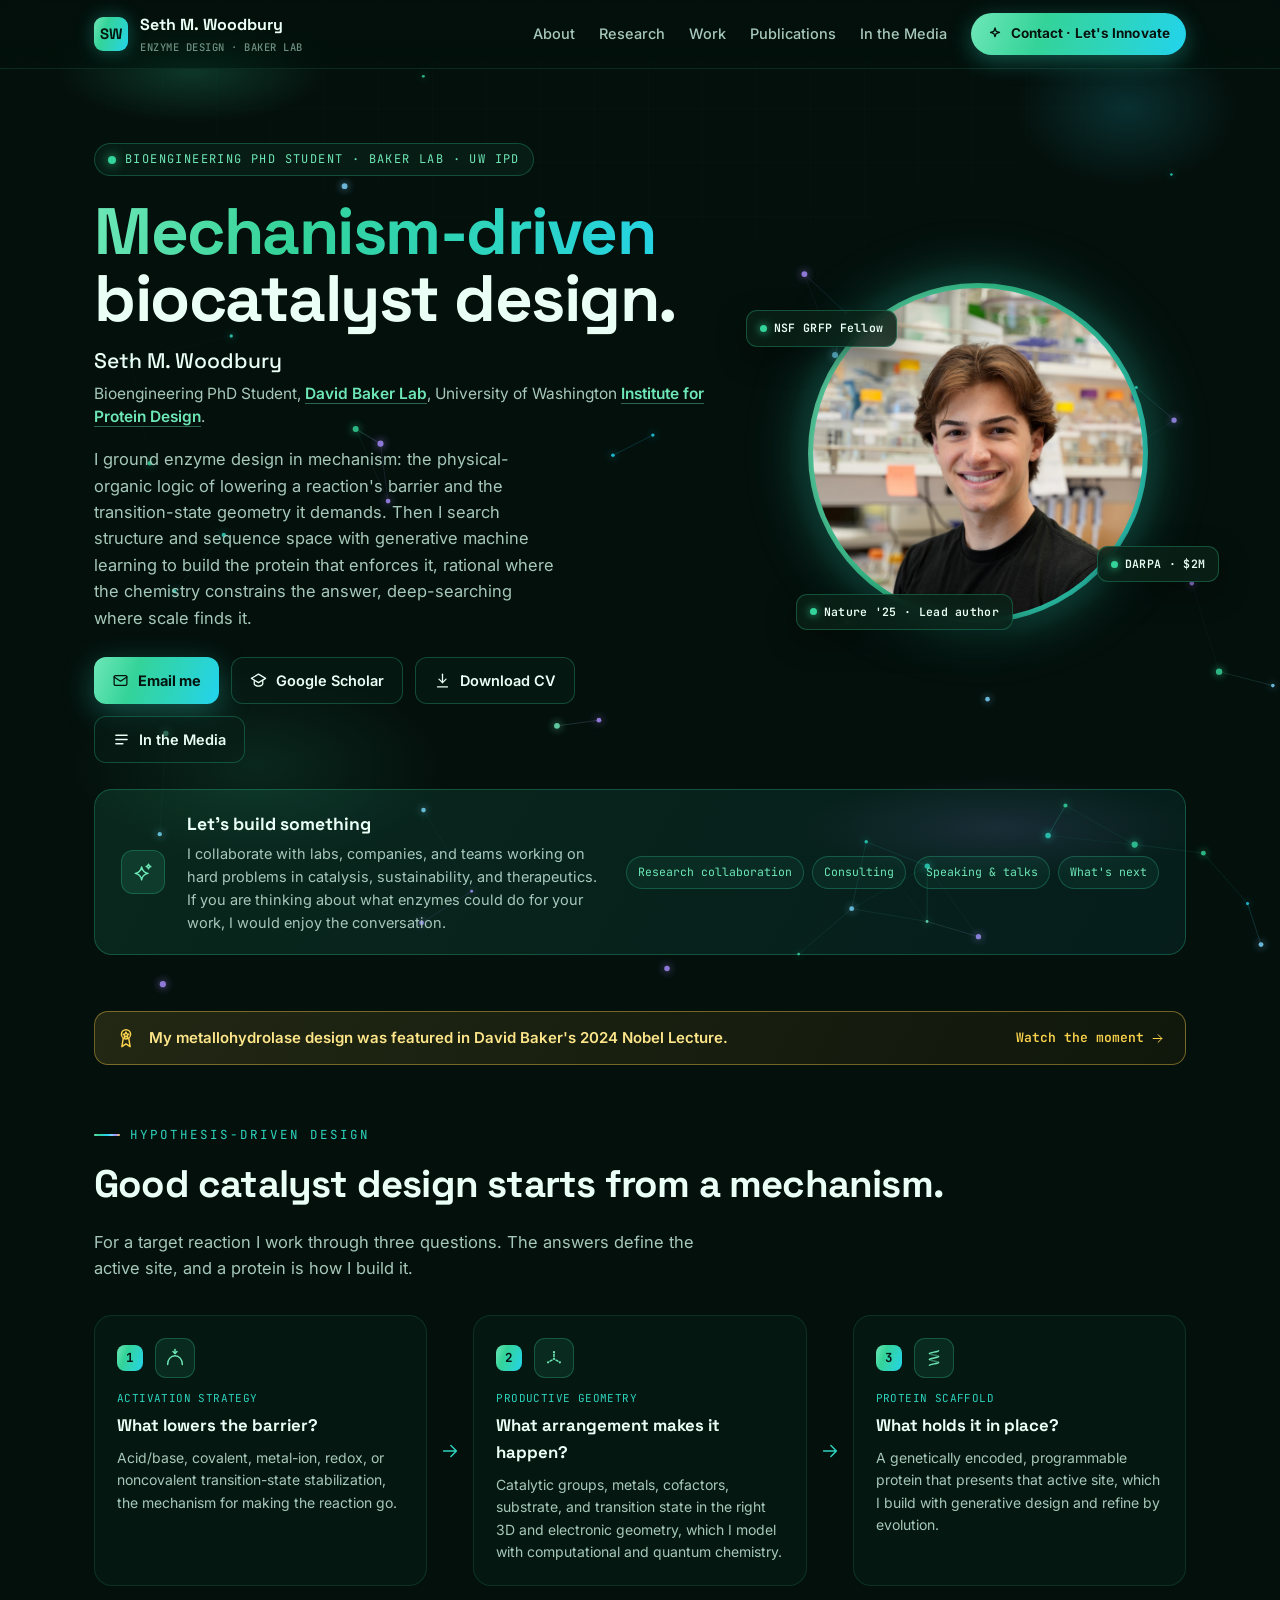
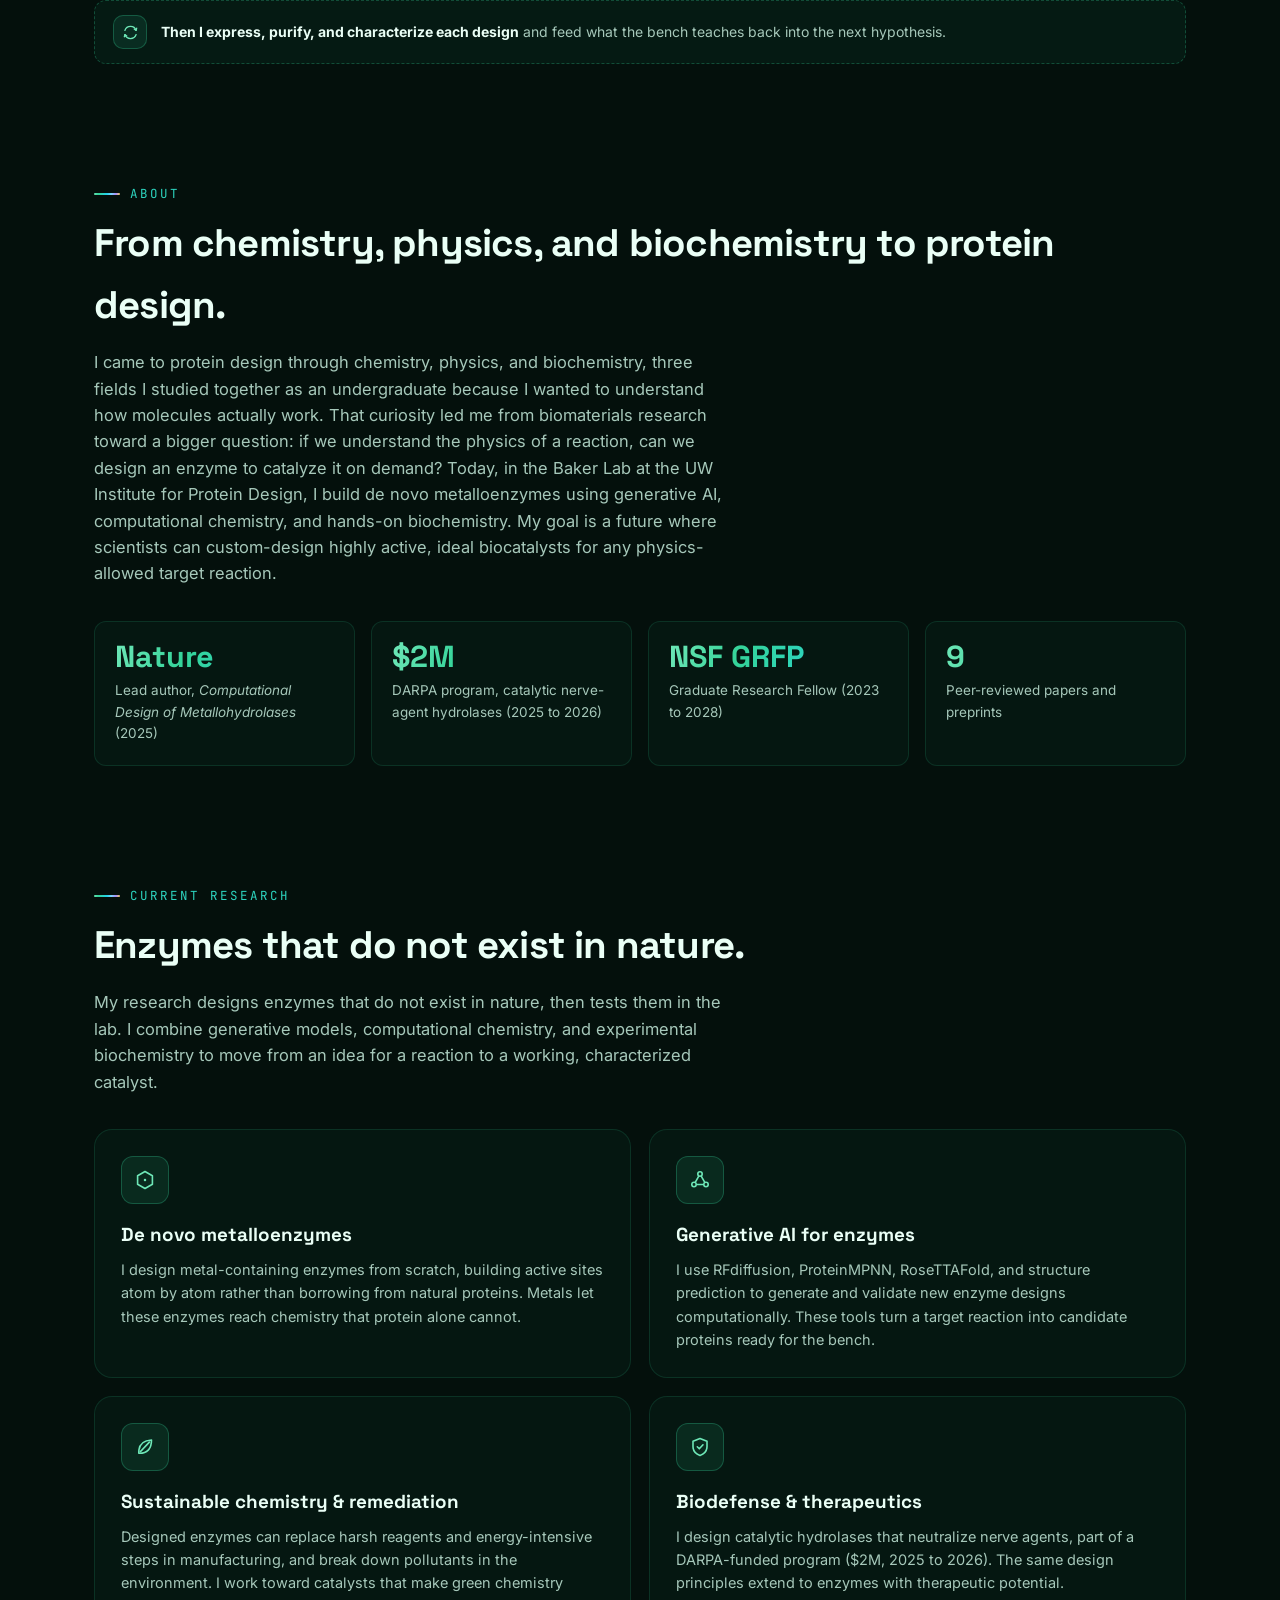
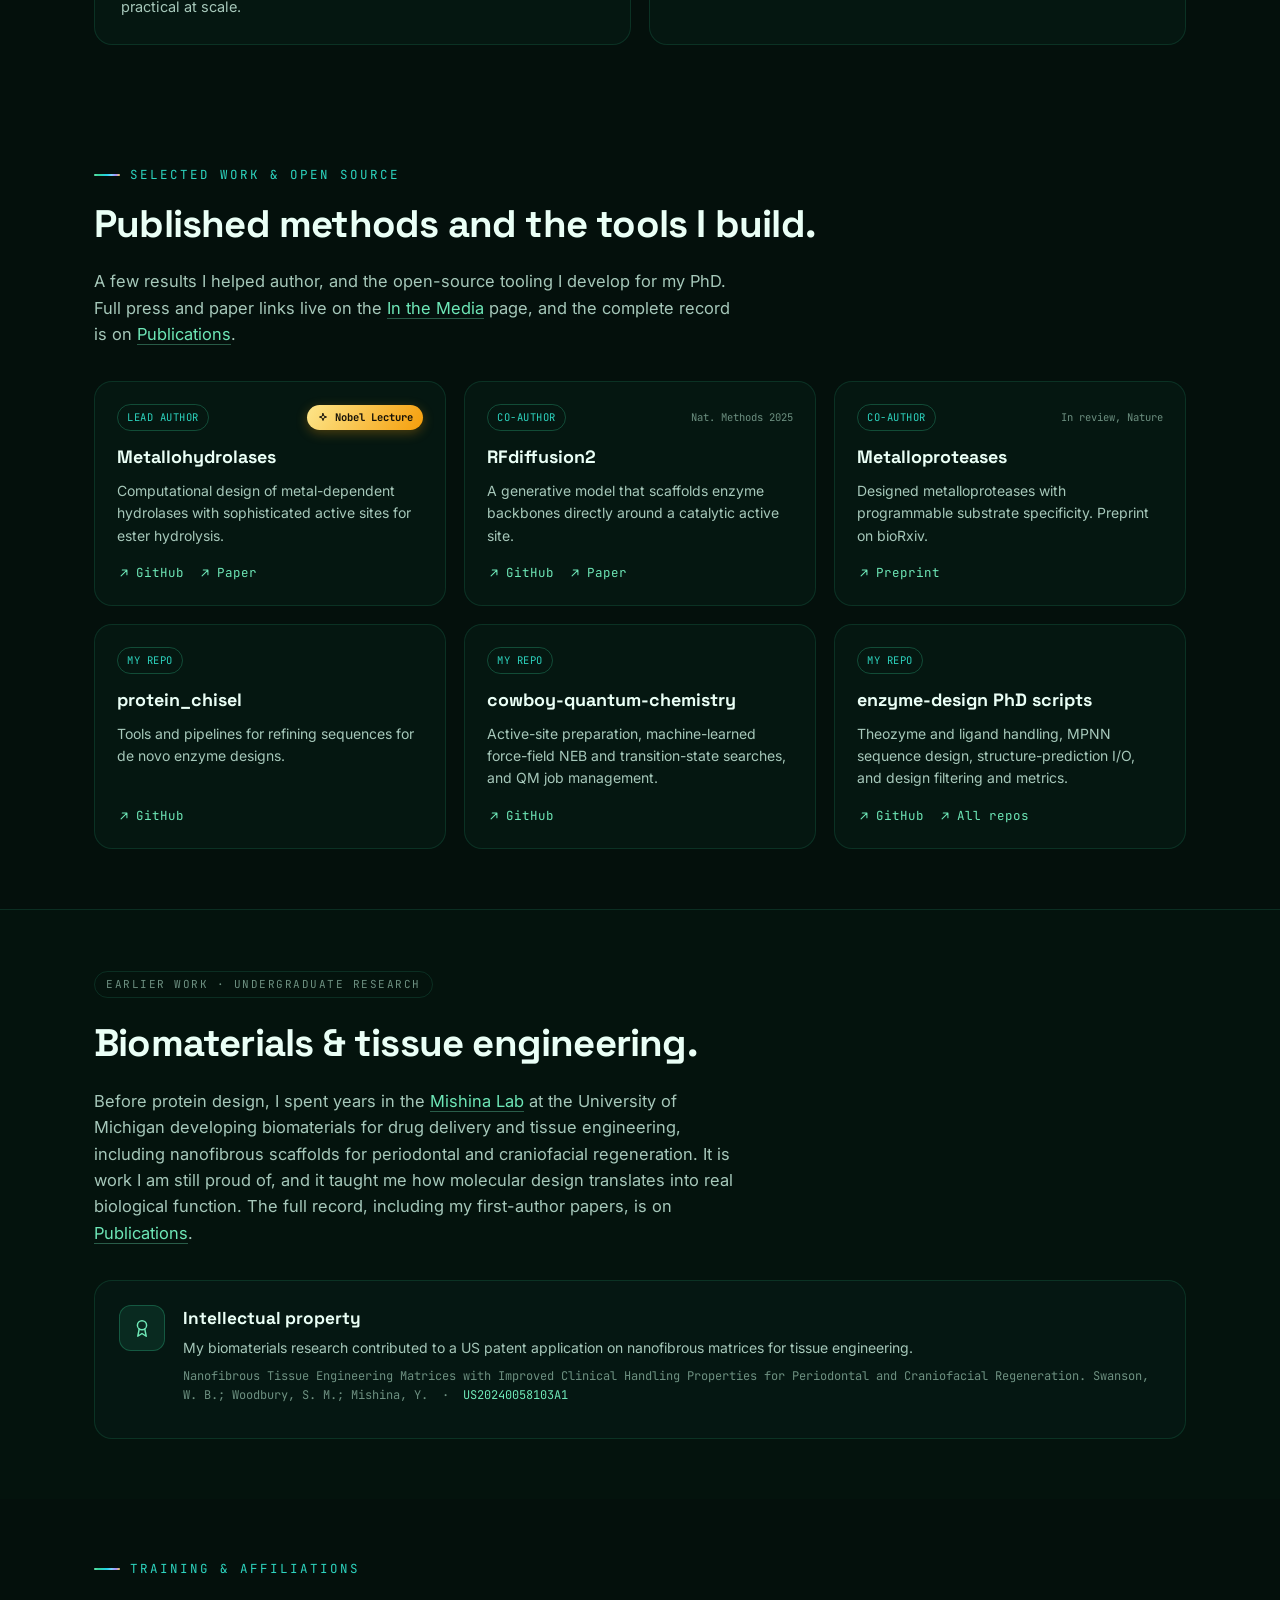
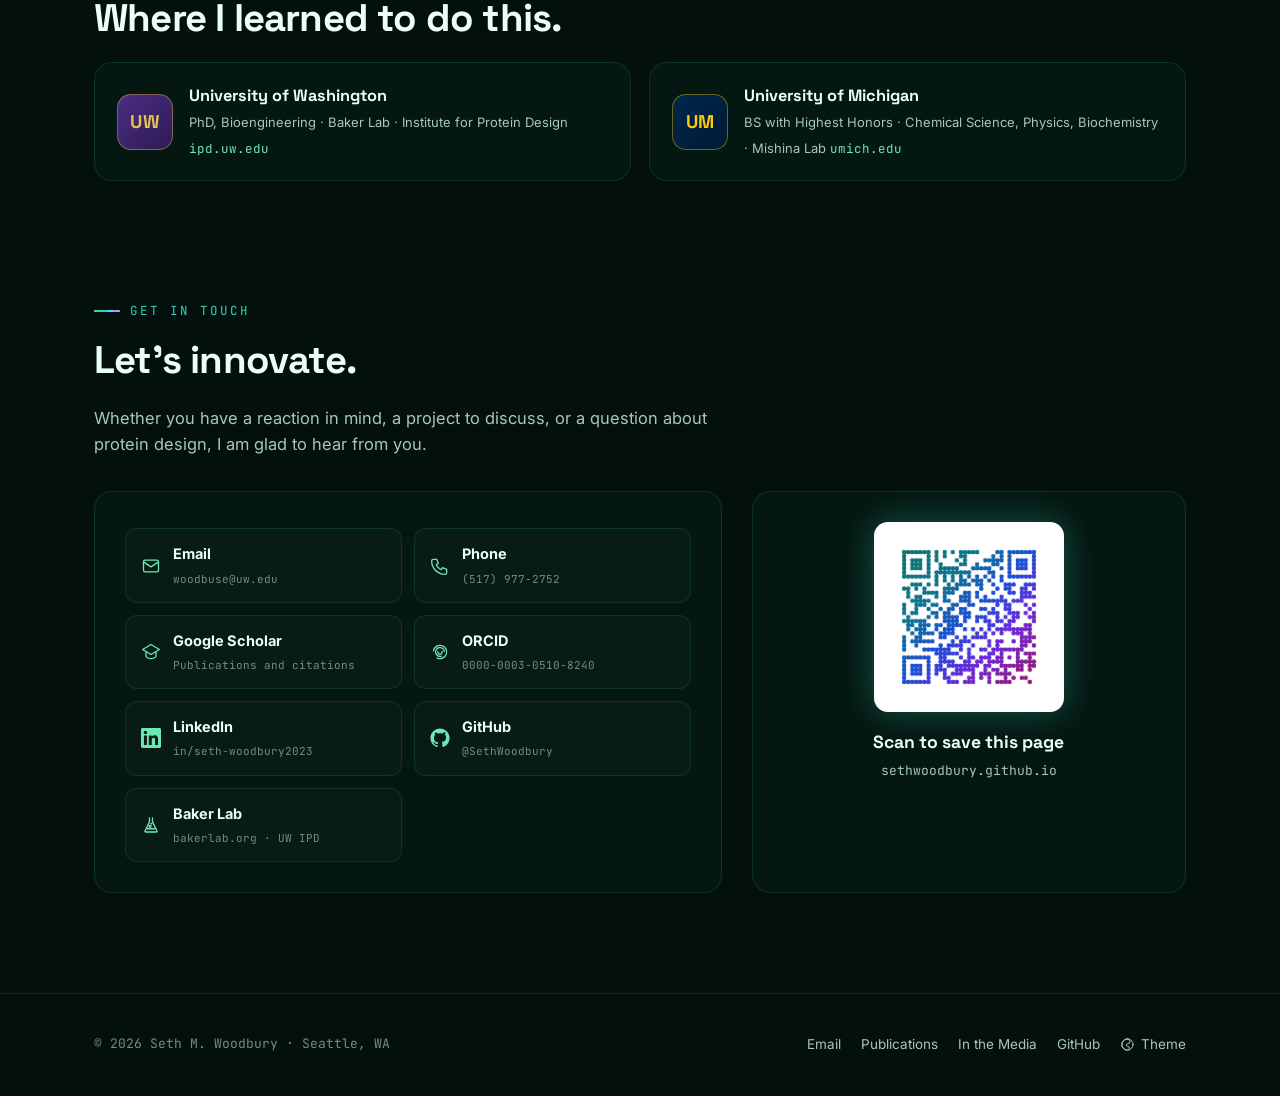
<file: index.html>
<!DOCTYPE html>
<html lang="en" data-theme="iridescent-jade">
<head>
  <meta charset="UTF-8" />
  <meta name="viewport" content="width=device-width, initial-scale=1.0" />
  <title>Seth M. Woodbury · Enzyme Design · Baker Lab · UW IPD</title>
  <meta name="description" content="Seth M. Woodbury designs enzymes from the mechanism up, turning physical-organic catalytic hypotheses and transition-state geometry into de novo metalloenzymes, built with generative protein design and tested at the bench, toward programmable, on-demand biocatalysis." />
  <meta name="author" content="Seth M. Woodbury" />
  <link rel="canonical" href="https://sethwoodbury.github.io/" />
  <meta property="og:type" content="profile" />
  <meta property="og:title" content="Seth M. Woodbury · Mechanism-driven biocatalyst design" />
  <meta property="og:description" content="Mechanism-guided de novo metalloenzyme design in the Baker Lab at the UW Institute for Protein Design, from catalytic hypothesis to transition-state geometry to designed protein." />
  <meta property="og:url" content="https://sethwoodbury.github.io/" />
  <meta property="og:image" content="https://sethwoodbury.github.io/assets/profile.jpg" />
  <meta name="twitter:card" content="summary_large_image" />
  <link rel="icon" href="data:image/svg+xml,%3Csvg xmlns='http://www.w3.org/2000/svg' viewBox='0 0 100 100'%3E%3Cdefs%3E%3ClinearGradient id='g' x1='0' y1='0' x2='1' y2='1'%3E%3Cstop offset='0' stop-color='%236ee7b7'/%3E%3Cstop offset='0.5' stop-color='%2322d3ee'/%3E%3Cstop offset='1' stop-color='%23a78bfa'/%3E%3C/linearGradient%3E%3C/defs%3E%3Crect width='100' height='100' rx='24' fill='url(%23g)'/%3E%3Ctext x='50' y='68' font-family='monospace' font-size='52' font-weight='700' text-anchor='middle' fill='%2304100c'%3ESW%3C/text%3E%3C/svg%3E" />
  <script>(function(){try{var t=localStorage.getItem('sw-theme');if(t)document.documentElement.setAttribute('data-theme',t);}catch(e){}})();</script>
  <link rel="preconnect" href="https://fonts.googleapis.com" />
  <link rel="preconnect" href="https://fonts.gstatic.com" crossorigin />
  <link href="https://fonts.googleapis.com/css2?family=Space+Grotesk:wght@400;500;600;700&family=Inter:wght@400;500;600;700&family=JetBrains+Mono:wght@400;500;600&display=swap" rel="stylesheet" />
  <link rel="stylesheet" href="assets/styles.css" />
  <link rel="stylesheet" href="assets/themes.css" />
</head>
<body>

  <!-- ============================== NAV ============================== -->
  <nav class="nav">
    <div class="container nav-inner">
      <a class="brand" href="#top">
        <span class="mark">SW</span>
        <span>Seth M. Woodbury<small>Enzyme Design · Baker Lab</small></span>
      </a>
      <div class="nav-links" id="nav-links">
        <a href="#about">About</a>
        <a href="#research">Research</a>
        <a href="#work">Work</a>
        <a href="publications.html">Publications</a>
        <a href="media.html">In the Media</a>
        <a class="nav-cta" href="#contact">
          <svg class="icon" viewBox="0 0 24 24"><path d="M12 3l1.7 5 5 1.7-5 1.7L12 16l-1.7-4.6-5-1.7 5-1.7z"/></svg>
          Contact · Let's Innovate
        </a>
      </div>
      <button class="nav-toggle" id="nav-toggle" aria-label="Toggle menu">
        <svg class="icon" viewBox="0 0 24 24"><path d="M4 6h16M4 12h16M4 18h16"/></svg>
      </button>
    </div>
  </nav>

  <!-- ============================== HERO ============================== -->
  <header class="hero" id="top">
    <canvas id="molecular-canvas" aria-hidden="true"></canvas>
    <div class="container">
      <div class="hero-grid">
        <div class="hero-copy">
          <span class="eyebrow"><span class="dot"></span>Bioengineering PhD Student · Baker Lab · UW IPD</span>
          <h1 class="title"><span class="irid">Mechanism-driven</span><br />biocatalyst design.</h1>
          <p class="subtitle">Seth M. Woodbury</p>
          <p class="affil">Bioengineering PhD Student, <a href="https://www.bakerlab.org/" target="_blank" rel="noopener">David Baker Lab</a>, University of Washington <a href="https://www.ipd.uw.edu/" target="_blank" rel="noopener">Institute for Protein Design</a>.</p>
          <p class="lede">I ground enzyme design in mechanism: the physical-organic logic of lowering a reaction's barrier and the transition-state geometry it demands. Then I search structure and sequence space with generative machine learning to build the protein that enforces it, rational where the chemistry constrains the answer, deep-searching where scale finds it.</p>
          <div class="cta-row">
            <a class="btn primary" href="mailto:woodbuse@uw.edu">
              <svg class="icon" viewBox="0 0 24 24"><rect x="3" y="5" width="18" height="14" rx="2"/><path d="m3 7 9 6 9-6"/></svg>
              Email me
            </a>
            <a class="btn" href="https://scholar.google.com/citations?user=F8hE9PEAAAAJ&hl=en" target="_blank" rel="noopener">
              <svg class="icon" viewBox="0 0 24 24"><path d="M12 3 2 9l10 6 10-6-10-6Z"/><path d="M6 12v5c0 1 3 3 6 3s6-2 6-3v-5"/></svg>
              Google Scholar
            </a>
            <a class="btn" href="assets/Seth_Woodbury_CV.pdf" target="_blank" rel="noopener">
              <svg class="icon" viewBox="0 0 24 24"><path d="M12 3v12"/><path d="m7 10 5 5 5-5"/><path d="M5 21h14"/></svg>
              Download CV
            </a>
            <a class="btn" href="media.html">
              <svg class="icon" viewBox="0 0 24 24"><path d="M4 6h16M4 12h16M4 18h10"/></svg>
              In the Media
            </a>
          </div>
        </div>

        <div class="portrait-wrap">
          <div class="badge-float badge-1"><span class="b-dot"></span>NSF GRFP Fellow</div>
          <div class="badge-float badge-2"><span class="b-dot"></span>DARPA · $2M</div>
          <div class="badge-float badge-3"><span class="b-dot"></span>Nature '25 · Lead author</div>
          <div class="portrait-ring">
            <img class="portrait" id="profile-photo" src="assets/profile.jpg" alt="Seth M. Woodbury" />
            <div class="portrait-fallback" id="profile-fallback" style="display:none"><span>SW</span></div>
          </div>
        </div>
      </div>

      <!-- Let's build something -->
      <div class="availability reveal">
        <span class="av-icon">
          <svg class="icon" viewBox="0 0 24 24"><path d="M10.5 6.5 C11.2 10.4 13.6 12.8 17.5 13.5 C13.6 14.2 11.2 16.6 10.5 20.5 C9.8 16.6 7.4 14.2 3.5 13.5 C7.4 12.8 9.8 10.4 10.5 6.5 Z"/><path d="M18 3.5 C18.3 5 19 5.7 20.5 6 C19 6.3 18.3 7 18 8.5 C17.7 7 17 6.3 15.5 6 C17 5.7 17.7 5 18 3.5 Z"/></svg>
        </span>
        <div class="av-text">
          <h3>Let's build something</h3>
          <p>I collaborate with labs, companies, and teams working on hard problems in catalysis, sustainability, and therapeutics. If you are thinking about what enzymes could do for your work, I would enjoy the conversation.</p>
        </div>
        <div class="chips">
          <span class="chip">Research collaboration</span>
          <span class="chip">Consulting</span>
          <span class="chip">Speaking &amp; talks</span>
          <span class="chip">What's next</span>
        </div>
      </div>
    </div>
  </header>

  <!-- ============================== NOBEL BANNER ============================== -->
  <div class="container" style="margin-top:10px">
    <a href="media.html" class="nobel-banner reveal">
      <svg class="icon" viewBox="0 0 24 24" fill="none" stroke="currentColor" stroke-width="1.6"><circle cx="12" cy="8" r="5"/><path d="m9 12.5-1.5 9 4.5-3 4.5 3-1.5-9"/><path d="m12 5.6.9 1.9 2 .3-1.5 1.4.4 2-1.8-1-1.8 1 .4-2L9 7.8l2-.3z"/></svg>
      My metallohydrolase design was featured in David Baker's 2024 Nobel Lecture.
      <span class="go">Watch the moment <svg class="icon" viewBox="0 0 24 24" fill="none" stroke="currentColor" stroke-width="2"><path d="M5 12h14M13 6l6 6-6 6"/></svg></span>
    </a>
  </div>

  <!-- ============================== HYPOTHESIS-DRIVEN DESIGN ============================== -->
  <section id="approach">
    <div class="container">
      <p class="section-label">Hypothesis-driven design</p>
      <h2 class="section-title">Good catalyst design starts from a mechanism.</h2>
      <p class="section-intro">For a target reaction I work through three questions. The answers define the active site, and a protein is how I build it.</p>
      <div class="flow reveal">
        <div class="flow-step">
          <div class="fs-top"><span class="num">1</span><span class="ic"><svg class="icon" viewBox="0 0 24 24"><path d="M4 19 C4 13.2 7.6 9.6 12 9.6 C16.4 9.6 20 13.2 20 19"/><path d="M12 2.8 V7.1"/><path d="M9.8 4.9 L12 7.1 L14.2 4.9"/></svg></span></div>
          <p class="q">Activation strategy</p>
          <h4>What lowers the barrier?</h4>
          <p>Acid/base, covalent, metal-ion, redox, or noncovalent transition-state stabilization, the mechanism for making the reaction go.</p>
        </div>
        <div class="flow-arrow"><svg class="icon" viewBox="0 0 24 24"><path d="M5 12h14M13 6l6 6-6 6"/></svg></div>
        <div class="flow-step">
          <div class="fs-top"><span class="num">2</span><span class="ic"><svg class="icon" viewBox="0 0 24 24"><circle cx="12" cy="13" r="1.25" fill="currentColor" stroke="none"/><circle cx="12" cy="5.6" r="1.25" fill="currentColor" stroke="none"/><circle cx="18.4" cy="16.7" r="1.25" fill="currentColor" stroke="none"/><circle cx="5.6" cy="16.7" r="1.25" fill="currentColor" stroke="none"/><path d="M12 10.5 V8"/><path d="M14.2 14.3 L16.3 15.5"/><path d="M9.8 14.3 L7.7 15.5"/></svg></span></div>
          <p class="q">Productive geometry</p>
          <h4>What arrangement makes it happen?</h4>
          <p>Catalytic groups, metals, cofactors, substrate, and transition state in the right 3D and electronic geometry, which I model with computational and quantum chemistry.</p>
        </div>
        <div class="flow-arrow"><svg class="icon" viewBox="0 0 24 24"><path d="M5 12h14M13 6l6 6-6 6"/></svg></div>
        <div class="flow-step">
          <div class="fs-top"><span class="num">3</span><span class="ic"><svg class="icon icon--coil" viewBox="0 0 24 24" aria-hidden="true"><path d="M17 4 C17 5.3 7 5.9 7 7.2 M17 10.4 C17 11.7 7 12.3 7 13.6 M17 16.8 C17 18.1 7 18.7 7 20"/><path class="coil-back" opacity="0.45" d="M7 7.2 C7 8.5 17 9.1 17 10.4 M7 13.6 C7 14.9 17 15.5 17 16.8"/></svg></span></div>
          <p class="q">Protein scaffold</p>
          <h4>What holds it in place?</h4>
          <p>A genetically encoded, programmable protein that presents that active site, which I build with generative design and refine by evolution.</p>
        </div>
      </div>
      <div class="flow-loop reveal">
        <span class="ic"><svg class="icon" viewBox="0 0 24 24"><path d="M4.9 9.4 A7.5 7.5 0 0 1 19.1 9.4"/><path d="M19.8 6.6 L19.1 9.4 L16.6 7.7"/><path d="M19.1 14.6 A7.5 7.5 0 0 1 4.9 14.6"/><path d="M4.2 17.4 L4.9 14.6 L7.4 16.3"/></svg></span>
        <p><b>Then I express, purify, and characterize each design</b> and feed what the bench teaches back into the next hypothesis.</p>
      </div>
    </div>
  </section>

  <!-- ============================== ABOUT ============================== -->
  <section id="about">
    <div class="container">
      <p class="section-label">About</p>
      <h2 class="section-title">From chemistry, physics, and biochemistry to protein design.</h2>
      <p class="section-intro">
        I came to protein design through chemistry, physics, and biochemistry, three fields I studied together as an
        undergraduate because I wanted to understand how molecules actually work. That curiosity led me from biomaterials
        research toward a bigger question: if we understand the physics of a reaction, can we design an enzyme to catalyze
        it on demand? Today, in the Baker Lab at the UW Institute for Protein Design, I build de novo metalloenzymes using
        generative AI, computational chemistry, and hands-on biochemistry. My goal is a future where scientists can
        custom-design highly active, ideal biocatalysts for any physics-allowed target reaction.
      </p>
      <div class="stats reveal">
        <div class="stat"><div class="num">Nature</div><div class="lbl">Lead author, <i>Computational Design of Metallohydrolases</i> (2025)</div></div>
        <div class="stat"><div class="num">$2M</div><div class="lbl">DARPA program, catalytic nerve-agent hydrolases (2025 to 2026)</div></div>
        <div class="stat"><div class="num">NSF GRFP</div><div class="lbl">Graduate Research Fellow (2023 to 2028)</div></div>
        <div class="stat"><div class="num">9</div><div class="lbl">Peer-reviewed papers and preprints</div></div>
      </div>
    </div>
  </section>

  <!-- ============================== RESEARCH (PRIMARY) ============================== -->
  <section id="research">
    <div class="container">
      <p class="section-label">Current research</p>
      <h2 class="section-title">Enzymes that do not exist in nature.</h2>
      <p class="section-intro">My research designs enzymes that do not exist in nature, then tests them in the lab. I combine generative models, computational chemistry, and experimental biochemistry to move from an idea for a reaction to a working, characterized catalyst.</p>
      <div class="cards reveal">
        <div class="card">
          <div class="ic"><svg class="icon" viewBox="0 0 24 24"><path d="M12 3.5 L19.4 7.8 V16.2 L12 20.5 L4.6 16.2 V7.8 Z"/><circle cx="12" cy="12" r="1.25" fill="currentColor" stroke="none"/></svg></div>
          <h3>De novo metalloenzymes</h3>
          <p>I design metal-containing enzymes from scratch, building active sites atom by atom rather than borrowing from natural proteins. Metals let these enzymes reach chemistry that protein alone cannot.</p>
        </div>
        <div class="card">
          <div class="ic"><svg class="icon" viewBox="0 0 24 24"><circle cx="12" cy="6" r="2.2"/><circle cx="6" cy="16.5" r="2.2"/><circle cx="18" cy="16.5" r="2.2"/><path d="M10.5 8.6 L7.5 13.9"/><path d="M13.5 8.6 L16.5 13.9"/><path d="M9 16.5 H15"/></svg></div>
          <h3>Generative AI for enzymes</h3>
          <p>I use RFdiffusion, ProteinMPNN, RoseTTAFold, and structure prediction to generate and validate new enzyme designs computationally. These tools turn a target reaction into candidate proteins ready for the bench.</p>
        </div>
        <div class="card">
          <div class="ic"><svg class="icon" viewBox="0 0 24 24"><path d="M18.5 5 C10 5.5 5.5 10 5.8 18.2 C14 18.5 18.5 14 18.5 5 Z"/><path d="M7.4 16.6 L16.4 7.1"/></svg></div>
          <h3>Sustainable chemistry &amp; remediation</h3>
          <p>Designed enzymes can replace harsh reagents and energy-intensive steps in manufacturing, and break down pollutants in the environment. I work toward catalysts that make green chemistry practical at scale.</p>
        </div>
        <div class="card">
          <div class="ic"><svg class="icon" viewBox="0 0 24 24"><path d="M12 3.5 L19 6.3 V11.5 C19 16.2 16.2 19 12 20.5 C7.8 19 5 16.2 5 11.5 V6.3 Z"/><path d="M9.3 11.8 L11.3 13.8 L15 9.8"/></svg></div>
          <h3>Biodefense &amp; therapeutics</h3>
          <p>I design catalytic hydrolases that neutralize nerve agents, part of a DARPA-funded program ($2M, 2025 to 2026). The same design principles extend to enzymes with therapeutic potential.</p>
        </div>
      </div>
    </div>
  </section>

  <!-- ============================== WORK / OPEN SOURCE ============================== -->
  <section id="work">
    <div class="container">
      <p class="section-label">Selected work &amp; open source</p>
      <h2 class="section-title">Published methods and the tools I build.</h2>
      <p class="section-intro">A few results I helped author, and the open-source tooling I develop for my PhD. Full press and paper links live on the <a href="media.html">In the Media</a> page, and the complete record is on <a href="publications.html">Publications</a>.</p>
      <div class="projects reveal">

        <div class="proj">
          <div class="top"><span class="tag">Lead author</span><span class="nobel-ribbon"><svg class="icon" viewBox="0 0 24 24" fill="none" stroke="currentColor"><path d="M12 3l1.8 5.2L19 10l-5.2 1.8L12 17l-1.8-5.2L5 10l5.2-1.8z"/></svg>Nobel Lecture</span></div>
          <h3>Metallohydrolases</h3>
          <p>Computational design of metal-dependent hydrolases with sophisticated active sites for ester hydrolysis.</p>
          <div class="links">
            <a href="https://github.com/baker-laboratory/Metallohydrolase_Enzyme_Design" target="_blank" rel="noopener"><svg class="icon" viewBox="0 0 24 24"><path d="M7 17 17 7M9 7h8v8"/></svg>GitHub</a>
            <a href="https://www.nature.com/articles/s41586-025-09746-w" target="_blank" rel="noopener"><svg class="icon" viewBox="0 0 24 24"><path d="M7 17 17 7M9 7h8v8"/></svg>Paper</a>
          </div>
        </div>

        <div class="proj">
          <div class="top"><span class="tag">Co-author</span><span class="venue-pill">Nat. Methods 2025</span></div>
          <h3>RFdiffusion2</h3>
          <p>A generative model that scaffolds enzyme backbones directly around a catalytic active site.</p>
          <div class="links">
            <a href="https://github.com/RosettaCommons/RFdiffusion2" target="_blank" rel="noopener"><svg class="icon" viewBox="0 0 24 24"><path d="M7 17 17 7M9 7h8v8"/></svg>GitHub</a>
            <a href="https://www.nature.com/articles/s41592-025-02975-x" target="_blank" rel="noopener"><svg class="icon" viewBox="0 0 24 24"><path d="M7 17 17 7M9 7h8v8"/></svg>Paper</a>
          </div>
        </div>

        <div class="proj">
          <div class="top"><span class="tag">Co-author</span><span class="venue-pill">In review, Nature</span></div>
          <h3>Metalloproteases</h3>
          <p>Designed metalloproteases with programmable substrate specificity. Preprint on bioRxiv.</p>
          <div class="links">
            <a href="https://www.biorxiv.org/content/10.1101/2025.11.20.689622v1" target="_blank" rel="noopener"><svg class="icon" viewBox="0 0 24 24"><path d="M7 17 17 7M9 7h8v8"/></svg>Preprint</a>
          </div>
        </div>

        <div class="proj">
          <div class="top"><span class="tag">My repo</span></div>
          <h3>protein_chisel</h3>
          <p>Tools and pipelines for refining sequences for de novo enzyme designs.</p>
          <div class="links">
            <a href="https://github.com/SethWoodbury/protein_chisel" target="_blank" rel="noopener"><svg class="icon" viewBox="0 0 24 24"><path d="M7 17 17 7M9 7h8v8"/></svg>GitHub</a>
          </div>
        </div>

        <div class="proj">
          <div class="top"><span class="tag">My repo</span></div>
          <h3>cowboy-quantum-chemistry</h3>
          <p>Active-site preparation, machine-learned force-field NEB and transition-state searches, and QM job management.</p>
          <div class="links">
            <a href="https://github.com/SethWoodbury/cowboy-quantum-chemistry" target="_blank" rel="noopener"><svg class="icon" viewBox="0 0 24 24"><path d="M7 17 17 7M9 7h8v8"/></svg>GitHub</a>
          </div>
        </div>

        <div class="proj">
          <div class="top"><span class="tag">My repo</span></div>
          <h3>enzyme-design PhD scripts</h3>
          <p>Theozyme and ligand handling, MPNN sequence design, structure-prediction I/O, and design filtering and metrics.</p>
          <div class="links">
            <a href="https://github.com/SethWoodbury/enzyme-design-smw-phd-scripts" target="_blank" rel="noopener"><svg class="icon" viewBox="0 0 24 24"><path d="M7 17 17 7M9 7h8v8"/></svg>GitHub</a>
            <a href="https://github.com/SethWoodbury" target="_blank" rel="noopener"><svg class="icon" viewBox="0 0 24 24"><path d="M7 17 17 7M9 7h8v8"/></svg>All repos</a>
          </div>
        </div>

      </div>
    </div>
  </section>

  <!-- ============================== EARLIER WORK (SECONDARY) ============================== -->
  <section class="zone-secondary" id="biomaterials">
    <div class="container">
      <span class="zone-tag">Earlier work · Undergraduate research</span>
      <h2 class="section-title">Biomaterials &amp; tissue engineering.</h2>
      <p class="section-intro">
        Before protein design, I spent years in the <a href="https://mishinalab.dent.umich.edu/" target="_blank" rel="noopener">Mishina Lab</a>
        at the University of Michigan developing biomaterials for drug delivery and tissue engineering, including
        nanofibrous scaffolds for periodontal and craniofacial regeneration. It is work I am still proud of, and it
        taught me how molecular design translates into real biological function. The full record, including my
        first-author papers, is on <a href="publications.html">Publications</a>.
      </p>

      <div class="ip-card reveal">
        <div class="ic"><svg class="icon" viewBox="0 0 24 24"><circle cx="12" cy="9" r="5"/><path d="m9 13-1.6 8L12 18l4.6 3L15 13"/></svg></div>
        <div>
          <h3>Intellectual property</h3>
          <p>My biomaterials research contributed to a US patent application on nanofibrous matrices for tissue engineering.</p>
          <p class="meta">Nanofibrous Tissue Engineering Matrices with Improved Clinical Handling Properties for Periodontal and Craniofacial Regeneration. Swanson, W. B.; Woodbury, S. M.; Mishina, Y. &nbsp;·&nbsp; <a href="https://patents.google.com/patent/US20240058103A1/en" target="_blank" rel="noopener">US20240058103A1</a></p>
        </div>
      </div>
    </div>
  </section>

  <!-- ============================== AFFILIATIONS ============================== -->
  <section id="affiliations">
    <div class="container">
      <p class="section-label">Training &amp; affiliations</p>
      <h2 class="section-title">Where I learned to do this.</h2>
      <div class="affils reveal">
        <div class="inst">
          <div class="crest uw">UW</div>
          <div class="i-body">
            <b>University of Washington</b>
            <span>PhD, Bioengineering · Baker Lab · Institute for Protein Design</span>
            <a href="https://www.ipd.uw.edu/" target="_blank" rel="noopener">ipd.uw.edu</a>
          </div>
        </div>
        <div class="inst">
          <div class="crest um">UM</div>
          <div class="i-body">
            <b>University of Michigan</b>
            <span>BS with Highest Honors · Chemical Science, Physics, Biochemistry · Mishina Lab</span>
            <a href="https://lsa.umich.edu/" target="_blank" rel="noopener">umich.edu</a>
          </div>
        </div>
      </div>
    </div>
  </section>

  <!-- ============================== CONTACT ============================== -->
  <section id="contact">
    <div class="container">
      <p class="section-label">Get in touch</p>
      <h2 class="section-title">Let's innovate.</h2>
      <p class="section-intro">Whether you have a reaction in mind, a project to discuss, or a question about protein design, I am glad to hear from you.</p>

      <div class="contact-grid">
        <div class="contact-card">
          <div class="contact-links">
            <a href="mailto:woodbuse@uw.edu">
              <svg class="icon ci" viewBox="0 0 24 24"><rect x="3" y="5" width="18" height="14" rx="2"/><path d="m3 7 9 6 9-6"/></svg>
              <span><b>Email</b><small>woodbuse@uw.edu</small></span>
            </a>
            <a href="tel:+15179772752">
              <svg class="icon ci" viewBox="0 0 24 24"><path d="M4 4h4l2 5-2.5 1.5a11 11 0 0 0 6 6L15 14l5 2v4a2 2 0 0 1-2 2A16 16 0 0 1 2 6a2 2 0 0 1 2-2z"/></svg>
              <span><b>Phone</b><small>(517) 977-2752</small></span>
            </a>
            <a href="https://scholar.google.com/citations?user=F8hE9PEAAAAJ&hl=en" target="_blank" rel="noopener">
              <svg class="icon ci" viewBox="0 0 24 24"><path d="M12 3 2 9l10 6 10-6-10-6Z"/><path d="M6 12v5c0 1 3 3 6 3s6-2 6-3v-5"/></svg>
              <span><b>Google Scholar</b><small>Publications and citations</small></span>
            </a>
            <a href="https://orcid.org/0000-0003-0510-8240" target="_blank" rel="noopener">
              <svg class="icon ci" viewBox="0 0 24 24"><path d="M4.12 10.61 A8 8 0 1 1 8.62 19.25"/><path d="M13.81 16.98 A5.3 5.3 0 1 1 17.22 11.08"/><path d="M14.44 11.11 A2.6 2.6 0 1 1 9.44 11.55"/></svg>
              <span><b>ORCID</b><small>0000-0003-0510-8240</small></span>
            </a>
            <a href="https://www.linkedin.com/in/seth-woodbury2023/" target="_blank" rel="noopener">
              <svg class="ci" viewBox="0 0 24 24" fill="currentColor"><path d="M20.45 20.45h-3.56v-5.57c0-1.33-.02-3.04-1.85-3.04-1.85 0-2.14 1.45-2.14 2.94v5.67H9.34V9h3.42v1.56h.05c.48-.9 1.64-1.85 3.37-1.85 3.6 0 4.27 2.37 4.27 5.46v6.28zM5.34 7.43a2.06 2.06 0 110-4.12 2.06 2.06 0 010 4.12zM7.12 20.45H3.56V9h3.56v11.45zM22.22 0H1.77C.79 0 0 .77 0 1.72v20.56C0 23.23.79 24 1.77 24h20.45c.98 0 1.78-.77 1.78-1.72V1.72C24 .77 23.2 0 22.22 0z"/></svg>
              <span><b>LinkedIn</b><small>in/seth-woodbury2023</small></span>
            </a>
            <a href="https://github.com/SethWoodbury" target="_blank" rel="noopener">
              <svg class="ci" viewBox="0 0 24 24" fill="currentColor"><path d="M12 .5C5.7.5.5 5.7.5 12c0 5.1 3.3 9.4 7.9 10.9.6.1.8-.2.8-.5v-1.8c-3.2.7-3.9-1.4-3.9-1.4-.5-1.3-1.3-1.7-1.3-1.7-1.1-.7.1-.7.1-.7 1.2.1 1.8 1.2 1.8 1.2 1 1.8 2.8 1.3 3.5 1 .1-.8.4-1.3.7-1.6-2.6-.3-5.3-1.3-5.3-5.7 0-1.3.4-2.3 1.2-3.1-.1-.3-.5-1.5.1-3.1 0 0 1-.3 3.3 1.2a11.5 11.5 0 016 0C17 4.6 18 4.9 18 4.9c.6 1.6.2 2.8.1 3.1.8.8 1.2 1.8 1.2 3.1 0 4.4-2.7 5.4-5.3 5.7.4.4.8 1.1.8 2.2v3.3c0 .3.2.6.8.5 4.6-1.5 7.9-5.8 7.9-10.9C23.5 5.7 18.3.5 12 .5z"/></svg>
              <span><b>GitHub</b><small>@SethWoodbury</small></span>
            </a>
            <a href="https://www.bakerlab.org/" target="_blank" rel="noopener">
              <svg class="icon ci" viewBox="0 0 24 24"><path d="M10.2 3.5 V8.2 L4.9 18.9 Q4.16 20.4 6 20.4 H18 Q19.84 20.4 19.1 18.9 L13.8 8.2 V3.5"/><line x1="7.2" y1="16.5" x2="16.8" y2="16.5"/><circle cx="10.9" cy="13.6" r="1.2"/><circle cx="12.4" cy="10.4" r="1.25" fill="currentColor" stroke="none"/></svg>
              <span><b>Baker Lab</b><small>bakerlab.org · UW IPD</small></span>
            </a>
          </div>
        </div>

        <div class="qr-card">
          <img src="assets/qr-code.png" alt="QR code linking to sethwoodbury.github.io" />
          <h3>Scan to save this page</h3>
          <p>sethwoodbury.github.io</p>
        </div>
      </div>
    </div>
  </section>

  <!-- ============================== FOOTER ============================== -->
  <footer>
    <div class="container foot-inner">
      <p>© <span id="year">2026</span> Seth M. Woodbury · Seattle, WA</p>
      <div class="foot-links">
        <a href="mailto:woodbuse@uw.edu">Email</a>
        <a href="publications.html">Publications</a>
        <a href="media.html">In the Media</a>
        <a href="https://github.com/SethWoodbury" target="_blank" rel="noopener">GitHub</a>
        <a href="theme.html" title="Try different color themes">
          <svg class="icon" viewBox="0 0 24 24"><circle cx="12" cy="12" r="9"/><path d="M12 3a9 9 0 0 0 0 18 3 3 0 0 0 0-6 2 2 0 0 1 0-4 3 3 0 0 0 0-8Z"/></svg>
          Theme
        </a>
      </div>
    </div>
  </footer>

  <script src="assets/theme.js"></script>
  <script src="assets/app.js"></script>
</body>
</html>
</file>
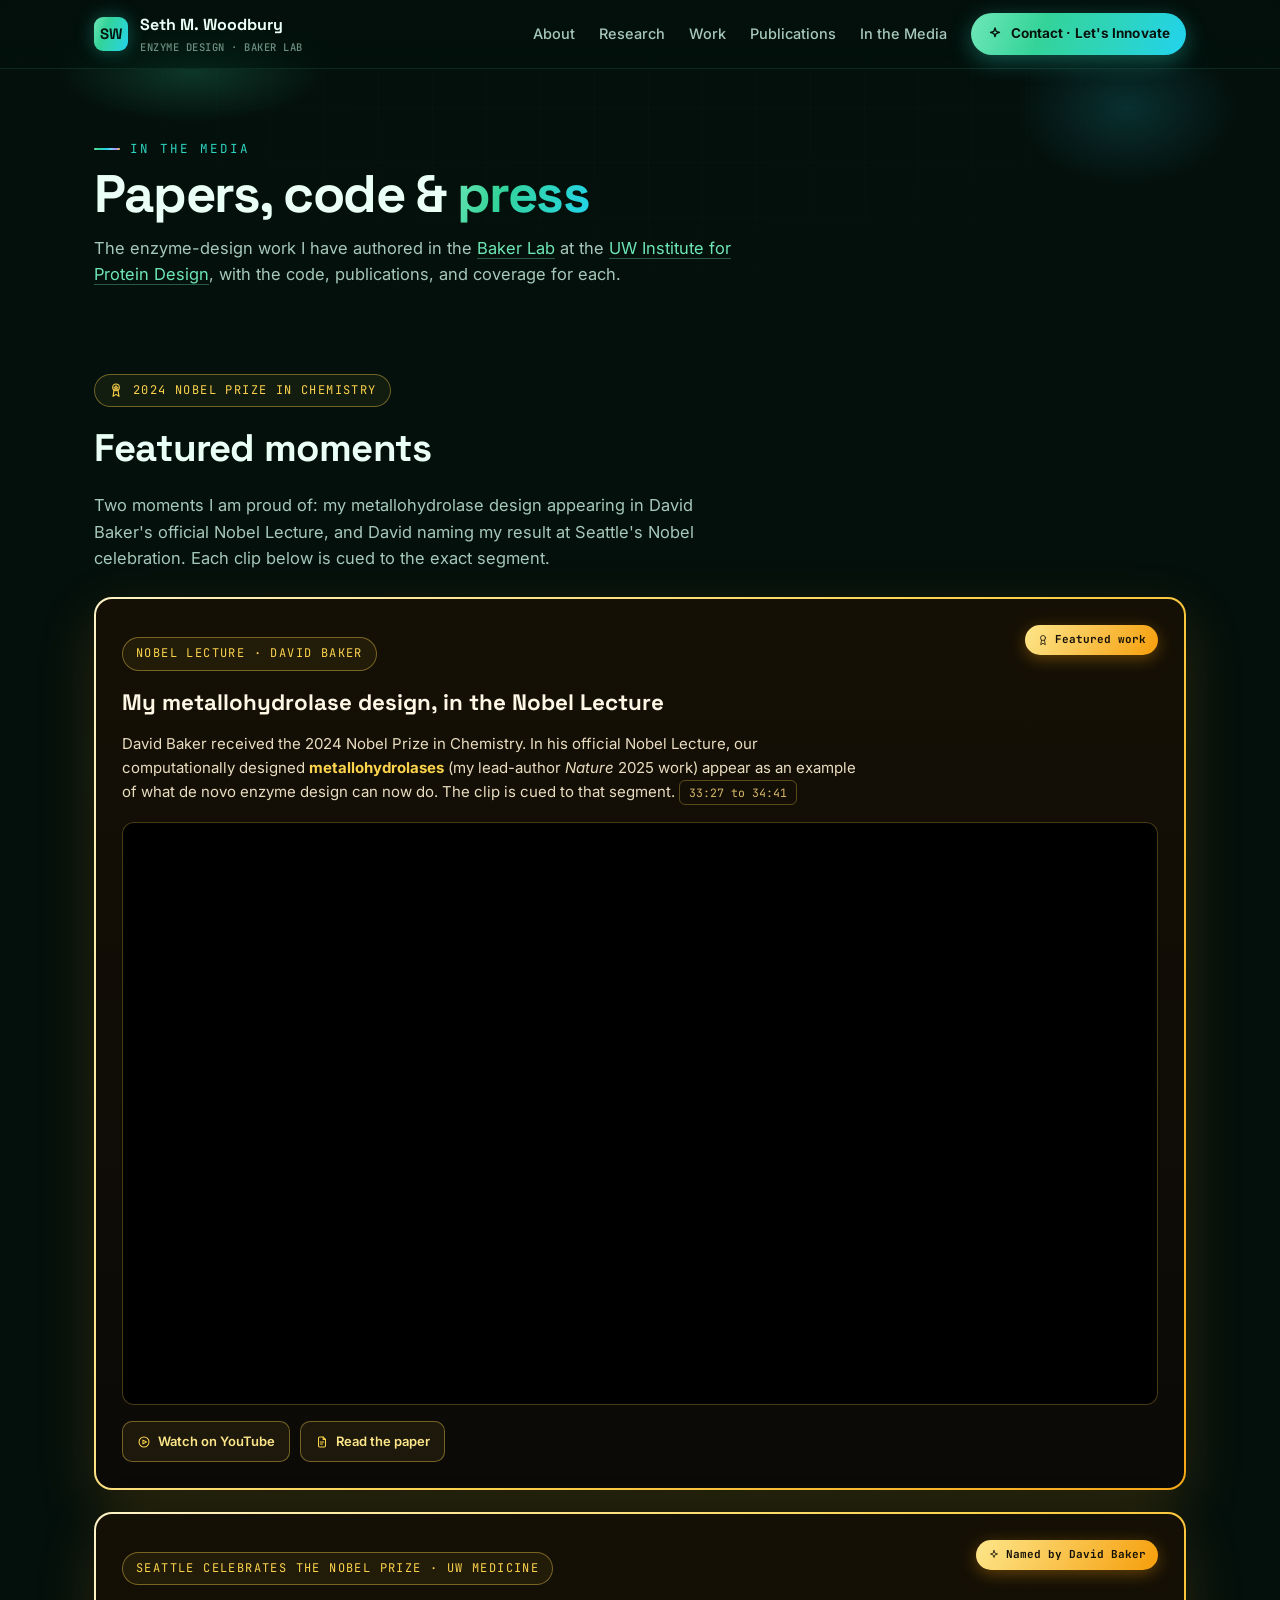
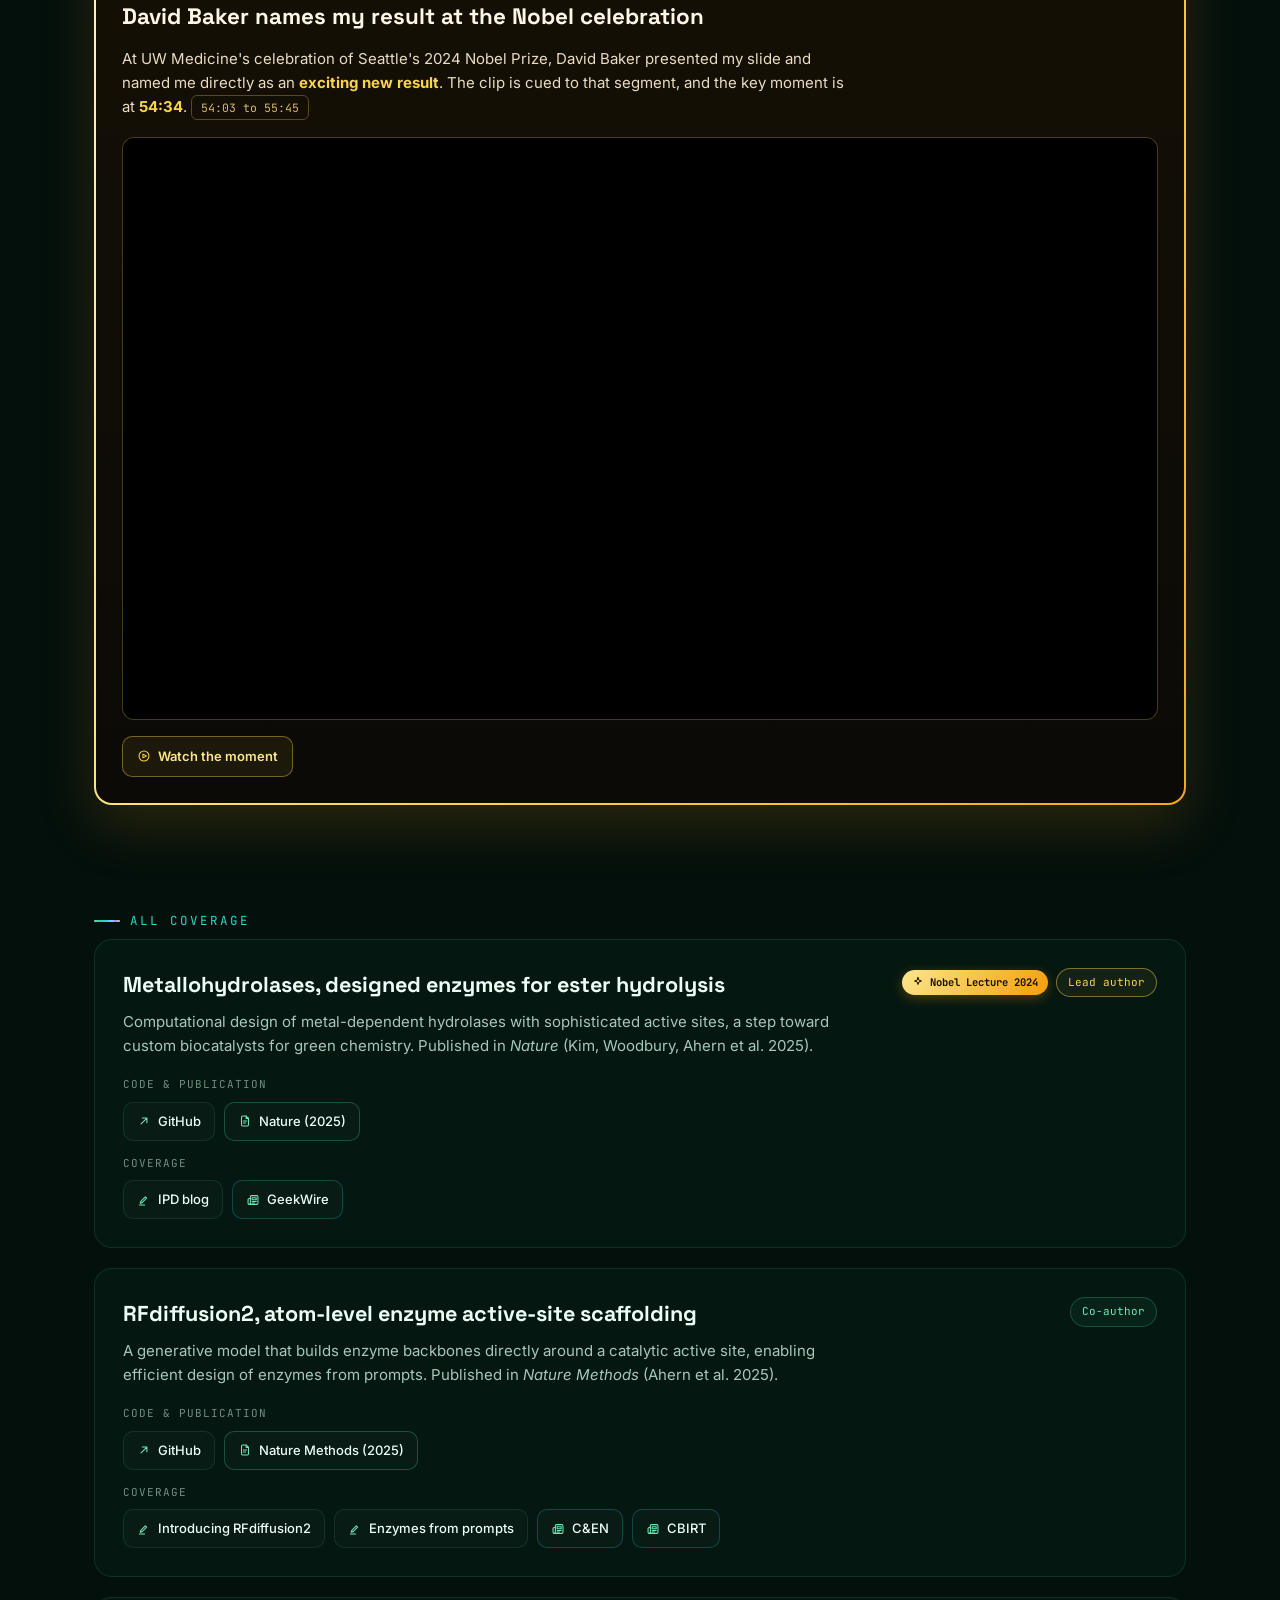
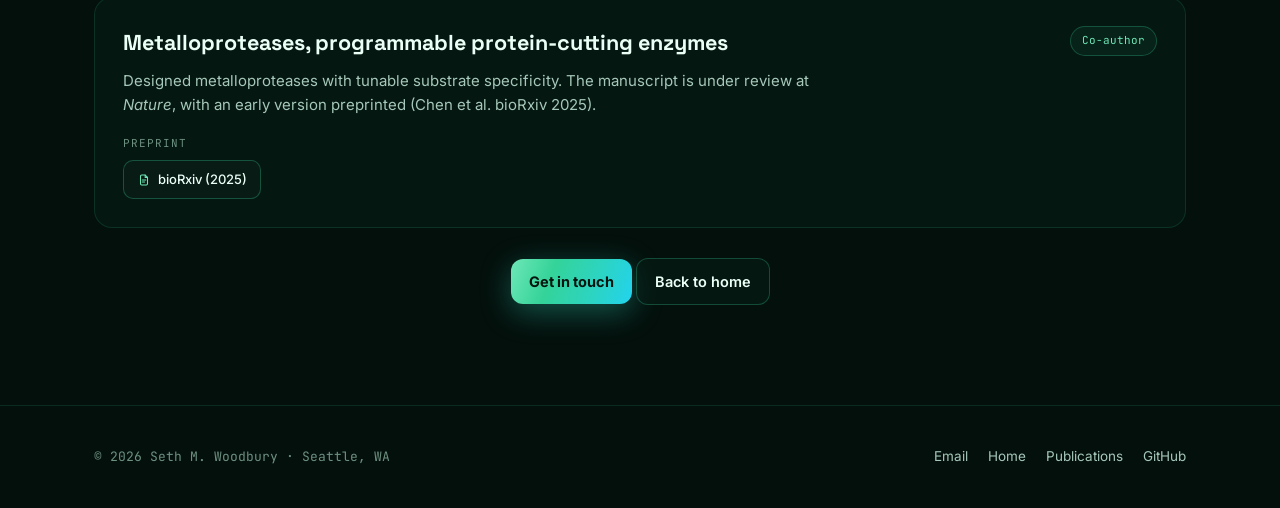
<file: media.html>
<!DOCTYPE html>
<html lang="en" data-theme="iridescent-jade">
<head>
  <meta charset="UTF-8" />
  <meta name="viewport" content="width=device-width, initial-scale=1.0" />
  <title>In the Media · Seth M. Woodbury</title>
  <meta name="description" content="Papers, open-source code, and press coverage for the enzyme-design work Seth M. Woodbury has authored in the Baker Lab at the UW Institute for Protein Design." />
  <link rel="canonical" href="https://sethwoodbury.github.io/media.html" />
  <meta property="og:title" content="In the Media · Seth M. Woodbury" />
  <meta property="og:description" content="Papers, code, and press for the enzyme-design work I have authored." />
  <meta property="og:url" content="https://sethwoodbury.github.io/media.html" />
  <link rel="icon" href="data:image/svg+xml,%3Csvg xmlns='http://www.w3.org/2000/svg' viewBox='0 0 100 100'%3E%3Cdefs%3E%3ClinearGradient id='g' x1='0' y1='0' x2='1' y2='1'%3E%3Cstop offset='0' stop-color='%236ee7b7'/%3E%3Cstop offset='0.5' stop-color='%2322d3ee'/%3E%3Cstop offset='1' stop-color='%23a78bfa'/%3E%3C/linearGradient%3E%3C/defs%3E%3Crect width='100' height='100' rx='24' fill='url(%23g)'/%3E%3Ctext x='50' y='68' font-family='monospace' font-size='52' font-weight='700' text-anchor='middle' fill='%2304100c'%3ESW%3C/text%3E%3C/svg%3E" />
  <script>(function(){try{var t=localStorage.getItem('sw-theme');if(t)document.documentElement.setAttribute('data-theme',t);}catch(e){}})();</script>
  <link rel="preconnect" href="https://fonts.googleapis.com" />
  <link rel="preconnect" href="https://fonts.gstatic.com" crossorigin />
  <link href="https://fonts.googleapis.com/css2?family=Space+Grotesk:wght@400;500;600;700&family=Inter:wght@400;500;600;700&family=JetBrains+Mono:wght@400;500;600&display=swap" rel="stylesheet" />
  <link rel="stylesheet" href="assets/styles.css" />
  <link rel="stylesheet" href="assets/themes.css" />
</head>
<body>

  <nav class="nav">
    <div class="container nav-inner">
      <a class="brand" href="index.html"><span class="mark">SW</span><span>Seth M. Woodbury<small>Enzyme Design · Baker Lab</small></span></a>
      <div class="nav-links" id="nav-links">
        <a href="index.html#about">About</a>
        <a href="index.html#research">Research</a>
        <a href="index.html#work">Work</a>
        <a href="publications.html">Publications</a>
        <a href="media.html">In the Media</a>
        <a class="nav-cta" href="index.html#contact"><svg class="icon" viewBox="0 0 24 24"><path d="M12 3l1.7 5 5 1.7-5 1.7L12 16l-1.7-4.6-5-1.7 5-1.7z"/></svg>Contact · Let's Innovate</a>
      </div>
      <button class="nav-toggle" id="nav-toggle" aria-label="Toggle menu"><svg class="icon" viewBox="0 0 24 24"><path d="M4 6h16M4 12h16M4 18h16"/></svg></button>
    </div>
  </nav>

  <header class="page-hero">
    <div class="container">
      <p class="section-label">In the media</p>
      <h1 class="title" style="font-size:clamp(2.2rem,4.5vw,3.3rem)">Papers, code &amp; <span class="irid">press</span></h1>
      <p class="section-intro" style="margin-top:14px">
        The enzyme-design work I have authored in the <a href="https://www.bakerlab.org/" target="_blank" rel="noopener">Baker Lab</a>
        at the <a href="https://www.ipd.uw.edu/" target="_blank" rel="noopener">UW Institute for Protein Design</a>, with the code,
        publications, and coverage for each.
      </p>
    </div>
  </header>

  <!-- ============================== FEATURED · NOBEL ============================== -->
  <section class="featured">
    <div class="container">
      <p class="nobel-eyebrow">
        <svg class="icon" viewBox="0 0 24 24" fill="none" stroke="currentColor" stroke-width="1.6"><circle cx="12" cy="8" r="5"/><path d="m9 12.5-1.5 9 4.5-3 4.5 3-1.5-9"/><path d="m12 5.6.9 1.9 2 .3-1.5 1.4.4 2-1.8-1-1.8 1 .4-2L9 7.8l2-.3z"/></svg>
        2024 Nobel Prize in Chemistry
      </p>
      <h2 class="section-title">Featured moments</h2>
      <p class="section-intro" style="margin-bottom:26px">Two moments I am proud of: my metallohydrolase design appearing in David Baker's official Nobel Lecture, and David naming my result at Seattle's Nobel celebration. Each clip below is cued to the exact segment.</p>

      <!-- Nobel Lecture -->
      <div class="nobel-card reveal">
        <div class="nobel-card-inner">
          <div class="nobel-head">
            <div>
              <p class="nobel-eyebrow" style="margin-bottom:6px">Nobel Lecture · David Baker</p>
              <h3>My metallohydrolase design, in the Nobel Lecture</h3>
            </div>
            <span class="nobel-badge">
              <svg class="icon" viewBox="0 0 24 24" fill="none" stroke="currentColor" stroke-width="2" style="width:12px;height:12px"><circle cx="12" cy="8" r="5"/><path d="m9 12.5-1.5 9 4.5-3 4.5 3-1.5-9"/></svg>
              Featured work
            </span>
          </div>
          <p class="nobel-desc">David Baker received the 2024 Nobel Prize in Chemistry. In his official Nobel Lecture, our computationally designed <b>metallohydrolases</b> (my lead-author <i>Nature</i> 2025 work) appear as an example of what de novo enzyme design can now do. The clip is cued to that segment. <span class="timecode">33:27 to 34:41</span></p>
          <div class="video-embed">
            <iframe src="https://www.youtube-nocookie.com/embed/KbDvQgsOI-E?start=2007&end=2081&rel=0" title="Nobel Prize lecture: David Baker, Nobel Prize in Chemistry 2024" loading="lazy" allow="accelerometer; encrypted-media; picture-in-picture; web-share" referrerpolicy="strict-origin-when-cross-origin" allowfullscreen></iframe>
          </div>
          <div class="nobel-links">
            <a class="gold-pill" href="https://youtu.be/KbDvQgsOI-E?t=2007" target="_blank" rel="noopener"><svg class="icon" viewBox="0 0 24 24" fill="none" stroke="currentColor" stroke-width="1.8"><circle cx="12" cy="12" r="8.5"/><path d="M10.2 8.8 L16.2 12 L10.2 15.2 Z"/></svg>Watch on YouTube</a>
            <a class="gold-pill" href="https://www.nature.com/articles/s41586-025-09746-w" target="_blank" rel="noopener"><svg class="icon" viewBox="0 0 24 24" fill="none" stroke="currentColor" stroke-width="1.6"><path d="M14 3.5 H8 C6.9 3.5 6 4.4 6 5.5 V18.5 C6 19.6 6.9 20.5 8 20.5 H16 C17.1 20.5 18 19.6 18 18.5 V7.5 Z"/><path d="M14 3.5 V7.5 H18"/><path d="M9 12 H15"/><path d="M9 15.5 H13"/></svg>Read the paper</a>
          </div>
        </div>
      </div>

      <!-- Key to the City -->
      <div class="nobel-card reveal">
        <div class="nobel-card-inner">
          <div class="nobel-head">
            <div>
              <p class="nobel-eyebrow" style="margin-bottom:6px">Seattle celebrates the Nobel Prize · UW Medicine</p>
              <h3>David Baker names my result at the Nobel celebration</h3>
            </div>
            <span class="nobel-badge">
              <svg class="icon" viewBox="0 0 24 24" fill="none" stroke="currentColor" stroke-width="2" style="width:12px;height:12px"><path d="M12 3l1.8 5.2L19 10l-5.2 1.8L12 17l-1.8-5.2L5 10l5.2-1.8z"/></svg>
              Named by David Baker
            </span>
          </div>
          <p class="nobel-desc">At UW Medicine's celebration of Seattle's 2024 Nobel Prize, David Baker presented my slide and named me directly as an <b>exciting new result</b>. The clip is cued to that segment, and the key moment is at <b>54:34</b>. <span class="timecode">54:03 to 55:45</span></p>
          <div class="video-embed">
            <iframe src="https://www.youtube-nocookie.com/embed/z8NO4Bg7-ds?start=3243&end=3345&rel=0" title="Celebrating Seattle's 2024 Nobel Prize with Professor David Baker" loading="lazy" allow="accelerometer; encrypted-media; picture-in-picture; web-share" referrerpolicy="strict-origin-when-cross-origin" allowfullscreen></iframe>
          </div>
          <div class="nobel-links">
            <a class="gold-pill" href="https://youtu.be/z8NO4Bg7-ds?t=3274" target="_blank" rel="noopener"><svg class="icon" viewBox="0 0 24 24" fill="none" stroke="currentColor" stroke-width="1.8"><circle cx="12" cy="12" r="8.5"/><path d="M10.2 8.8 L16.2 12 L10.2 15.2 Z"/></svg>Watch the moment</a>
          </div>
        </div>
      </div>
    </div>
  </section>

  <section style="padding-top:24px">
    <div class="container">
      <p class="section-label">All coverage</p>

      <!-- Metallohydrolases -->
      <div class="media-item reveal">
        <div class="media-head">
          <h3>Metallohydrolases, designed enzymes for ester hydrolysis</h3>
          <div style="display:flex;gap:8px;flex-wrap:wrap;align-items:center">
            <span class="nobel-ribbon"><svg class="icon" viewBox="0 0 24 24" fill="none" stroke="currentColor"><path d="M12 3l1.8 5.2L19 10l-5.2 1.8L12 17l-1.8-5.2L5 10l5.2-1.8z"/></svg>Nobel Lecture 2024</span>
            <span class="role-tag role-first">Lead author</span>
          </div>
        </div>
        <p class="media-desc">Computational design of metal-dependent hydrolases with sophisticated active sites, a step toward custom biocatalysts for green chemistry. Published in <i>Nature</i> (Kim, Woodbury, Ahern et al. 2025).</p>
        <div class="link-group">
          <div class="lg-label">Code &amp; publication</div>
          <div class="link-pills">
            <a class="link-pill" href="https://github.com/baker-laboratory/Metallohydrolase_Enzyme_Design" target="_blank" rel="noopener"><svg class="icon" viewBox="0 0 24 24"><path d="M7 17 17 7M9 7h8v8"/></svg>GitHub</a>
            <a class="link-pill paper" href="https://www.nature.com/articles/s41586-025-09746-w" target="_blank" rel="noopener"><svg class="icon" viewBox="0 0 24 24"><path d="M14 3.5 H8 C6.9 3.5 6 4.4 6 5.5 V18.5 C6 19.6 6.9 20.5 8 20.5 H16 C17.1 20.5 18 19.6 18 18.5 V7.5 Z"/><path d="M14 3.5 V7.5 H18"/><path d="M9 12 H15"/><path d="M9 15.5 H13"/></svg>Nature (2025)</a>
          </div>
        </div>
        <div class="link-group">
          <div class="lg-label">Coverage</div>
          <div class="link-pills">
            <a class="link-pill" href="https://www.ipd.uw.edu/2025/12/rfdiffusion2-efficient-enzymes-from-prompts/" target="_blank" rel="noopener"><svg class="icon" viewBox="0 0 24 24"><path d="M5.5 17.5 L8.8 16.5 L16.5 8.7 L14.3 6.5 L6.5 14.3 Z"/><path d="M4 20.5 H13"/></svg>IPD blog</a>
            <a class="link-pill press" href="https://www.geekwire.com/2025/uw-nobel-winners-lab-releases-most-powerful-protein-design-tool-yet/" target="_blank" rel="noopener"><svg class="icon" viewBox="0 0 24 24"><path d="M7.5 17.5 V6.5 C7.5 5.4 8.4 4.5 9.5 4.5 H18.5 C19.6 4.5 20.5 5.4 20.5 6.5 V17.5 C20.5 18.6 19.6 19.5 18.5 19.5 H5.5"/><path d="M7.5 9.5 H5.5 C4.4 9.5 3.5 10.4 3.5 11.5 V17.5 C3.5 18.6 4.4 19.5 5.5 19.5 C6.6 19.5 7.5 18.6 7.5 17.5"/><path d="M10.5 8 H17.5 V11.5 H10.5 Z"/><path d="M10.5 14.5 H17.5"/><path d="M10.5 17 H14.5"/></svg>GeekWire</a>
          </div>
        </div>
      </div>

      <!-- RFdiffusion2 -->
      <div class="media-item reveal">
        <div class="media-head">
          <h3>RFdiffusion2, atom-level enzyme active-site scaffolding</h3>
          <span class="role-tag role-author">Co-author</span>
        </div>
        <p class="media-desc">A generative model that builds enzyme backbones directly around a catalytic active site, enabling efficient design of enzymes from prompts. Published in <i>Nature Methods</i> (Ahern et al. 2025).</p>
        <div class="link-group">
          <div class="lg-label">Code &amp; publication</div>
          <div class="link-pills">
            <a class="link-pill" href="https://github.com/RosettaCommons/RFdiffusion2" target="_blank" rel="noopener"><svg class="icon" viewBox="0 0 24 24"><path d="M7 17 17 7M9 7h8v8"/></svg>GitHub</a>
            <a class="link-pill paper" href="https://www.nature.com/articles/s41592-025-02975-x" target="_blank" rel="noopener"><svg class="icon" viewBox="0 0 24 24"><path d="M14 3.5 H8 C6.9 3.5 6 4.4 6 5.5 V18.5 C6 19.6 6.9 20.5 8 20.5 H16 C17.1 20.5 18 19.6 18 18.5 V7.5 Z"/><path d="M14 3.5 V7.5 H18"/><path d="M9 12 H15"/><path d="M9 15.5 H13"/></svg>Nature Methods (2025)</a>
          </div>
        </div>
        <div class="link-group">
          <div class="lg-label">Coverage</div>
          <div class="link-pills">
            <a class="link-pill" href="https://www.ipd.uw.edu/2025/04/introducing-rfdiffusion2/" target="_blank" rel="noopener"><svg class="icon" viewBox="0 0 24 24"><path d="M5.5 17.5 L8.8 16.5 L16.5 8.7 L14.3 6.5 L6.5 14.3 Z"/><path d="M4 20.5 H13"/></svg>Introducing RFdiffusion2</a>
            <a class="link-pill" href="https://www.ipd.uw.edu/2025/12/rfdiffusion2-efficient-enzymes-from-prompts/" target="_blank" rel="noopener"><svg class="icon" viewBox="0 0 24 24"><path d="M5.5 17.5 L8.8 16.5 L16.5 8.7 L14.3 6.5 L6.5 14.3 Z"/><path d="M4 20.5 H13"/></svg>Enzymes from prompts</a>
            <a class="link-pill press" href="https://cen.acs.org/physical-chemistry/computational-chemistry/trio-AI-methods-tackles-enzyme/103/web/2025/12" target="_blank" rel="noopener"><svg class="icon" viewBox="0 0 24 24"><path d="M7.5 17.5 V6.5 C7.5 5.4 8.4 4.5 9.5 4.5 H18.5 C19.6 4.5 20.5 5.4 20.5 6.5 V17.5 C20.5 18.6 19.6 19.5 18.5 19.5 H5.5"/><path d="M7.5 9.5 H5.5 C4.4 9.5 3.5 10.4 3.5 11.5 V17.5 C3.5 18.6 4.4 19.5 5.5 19.5 C6.6 19.5 7.5 18.6 7.5 17.5"/><path d="M10.5 8 H17.5 V11.5 H10.5 Z"/><path d="M10.5 14.5 H17.5"/><path d="M10.5 17 H14.5"/></svg>C&amp;EN</a>
            <a class="link-pill press" href="https://cbirt.net/advancing-enzyme-design-rfdiffusion2-enables-atomic-level-scaffold-generation/" target="_blank" rel="noopener"><svg class="icon" viewBox="0 0 24 24"><path d="M7.5 17.5 V6.5 C7.5 5.4 8.4 4.5 9.5 4.5 H18.5 C19.6 4.5 20.5 5.4 20.5 6.5 V17.5 C20.5 18.6 19.6 19.5 18.5 19.5 H5.5"/><path d="M7.5 9.5 H5.5 C4.4 9.5 3.5 10.4 3.5 11.5 V17.5 C3.5 18.6 4.4 19.5 5.5 19.5 C6.6 19.5 7.5 18.6 7.5 17.5"/><path d="M10.5 8 H17.5 V11.5 H10.5 Z"/><path d="M10.5 14.5 H17.5"/><path d="M10.5 17 H14.5"/></svg>CBIRT</a>
          </div>
        </div>
      </div>

      <!-- Metalloproteases -->
      <div class="media-item reveal">
        <div class="media-head">
          <h3>Metalloproteases, programmable protein-cutting enzymes</h3>
          <span class="role-tag role-author">Co-author</span>
        </div>
        <p class="media-desc">Designed metalloproteases with tunable substrate specificity. The manuscript is under review at <i>Nature</i>, with an early version preprinted (Chen et al. bioRxiv 2025).</p>
        <div class="link-group">
          <div class="lg-label">Preprint</div>
          <div class="link-pills">
            <a class="link-pill paper" href="https://www.biorxiv.org/content/10.1101/2025.11.20.689622v1" target="_blank" rel="noopener"><svg class="icon" viewBox="0 0 24 24"><path d="M14 3.5 H8 C6.9 3.5 6 4.4 6 5.5 V18.5 C6 19.6 6.9 20.5 8 20.5 H16 C17.1 20.5 18 19.6 18 18.5 V7.5 Z"/><path d="M14 3.5 V7.5 H18"/><path d="M9 12 H15"/><path d="M9 15.5 H13"/></svg>bioRxiv (2025)</a>
          </div>
        </div>
      </div>

      <div style="margin-top:30px; text-align:center">
        <a class="btn primary" href="index.html#contact">Get in touch</a>
        <a class="btn" href="index.html">Back to home</a>
      </div>
    </div>
  </section>

  <footer>
    <div class="container foot-inner">
      <p>© <span id="year">2026</span> Seth M. Woodbury · Seattle, WA</p>
      <div class="foot-links">
        <a href="mailto:woodbuse@uw.edu">Email</a>
        <a href="index.html">Home</a>
        <a href="publications.html">Publications</a>
        <a href="https://github.com/SethWoodbury" target="_blank" rel="noopener">GitHub</a>
      </div>
    </div>
  </footer>

  <script src="assets/theme.js"></script>
  <script src="assets/app.js"></script>
</body>
</html>
</file>
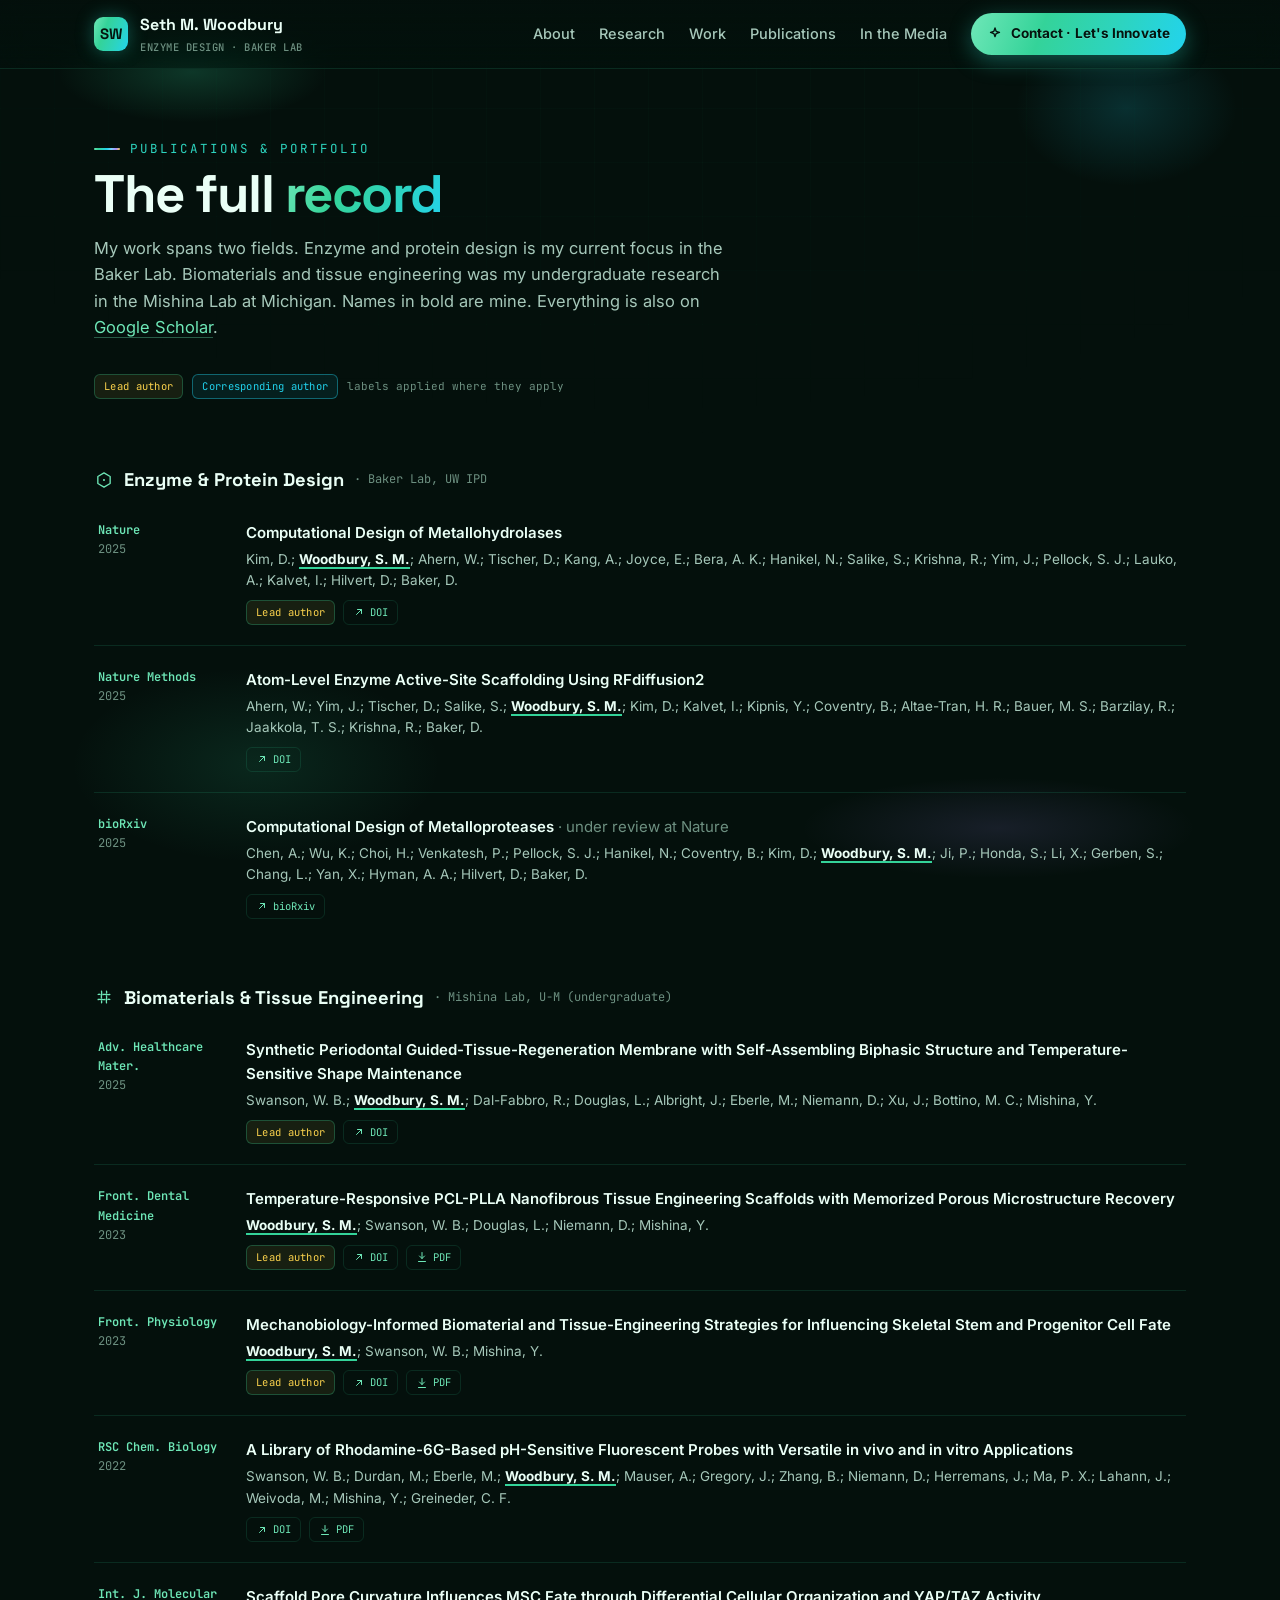
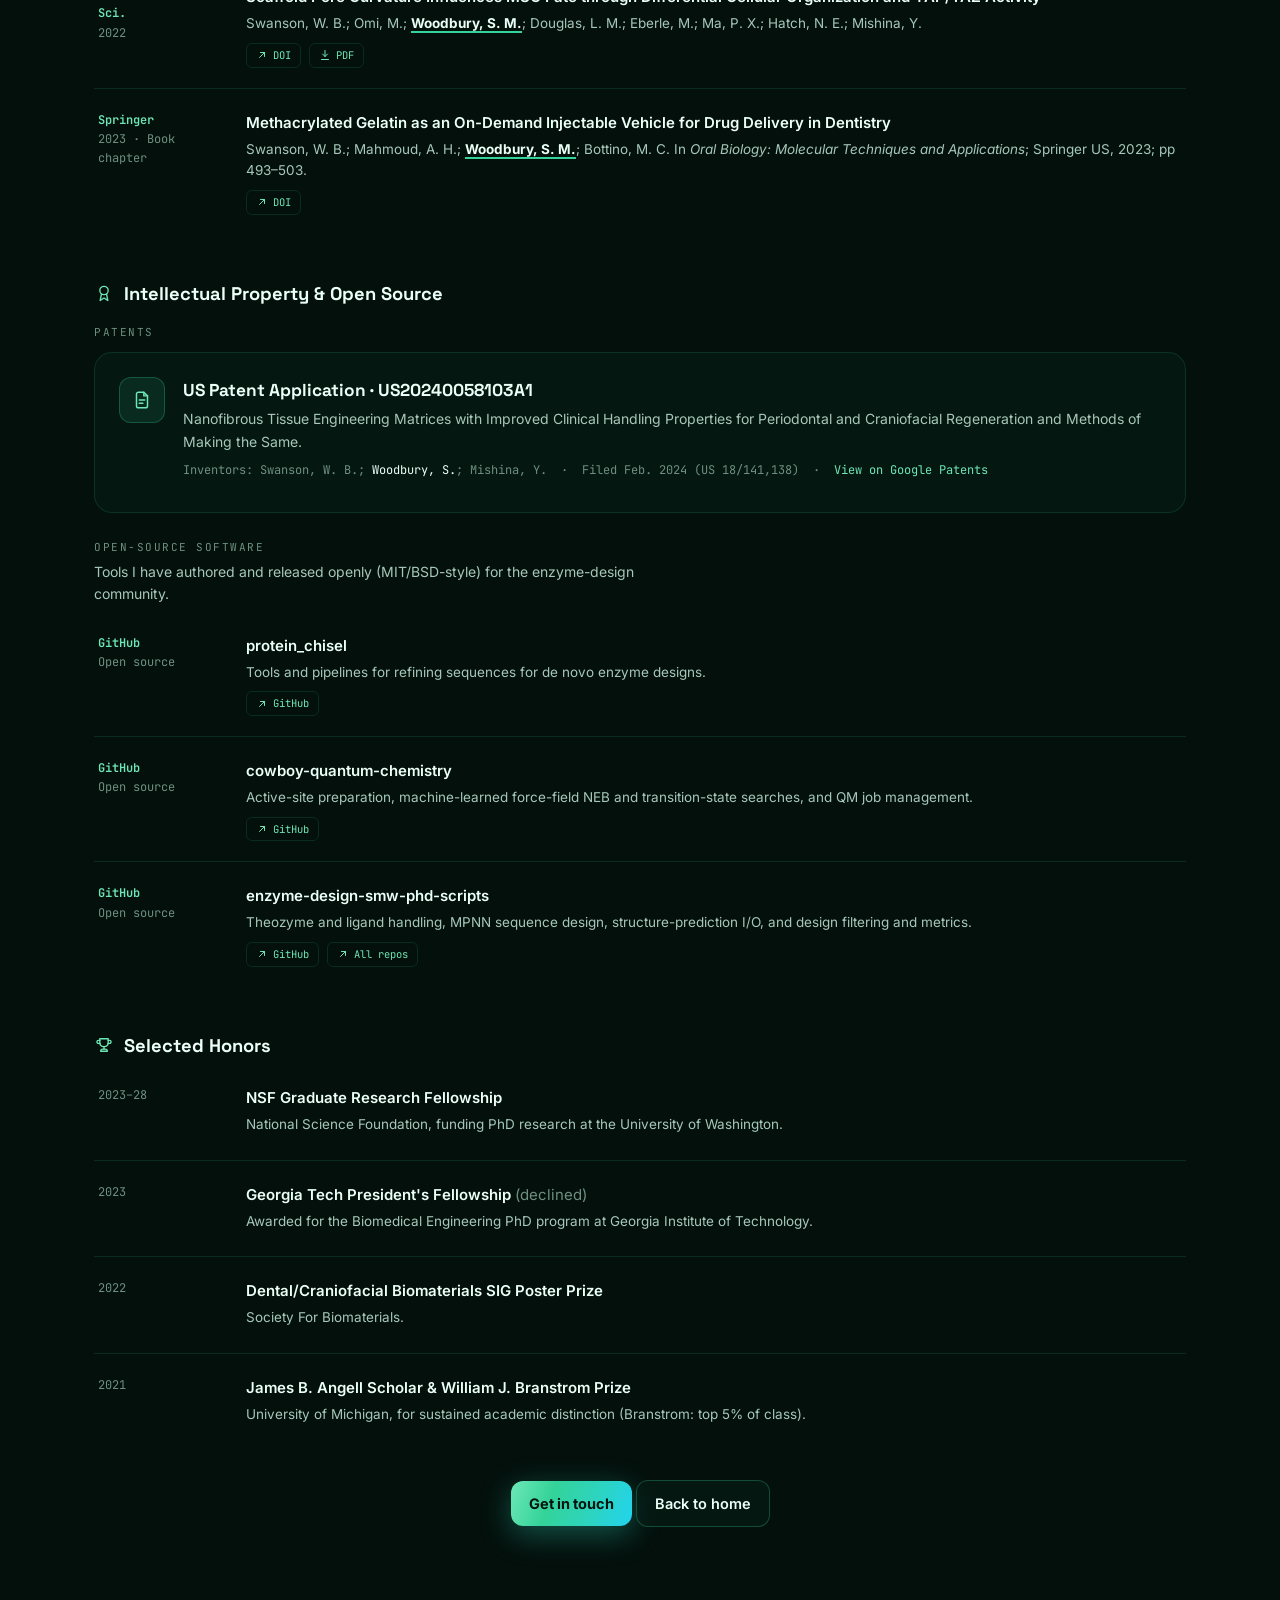
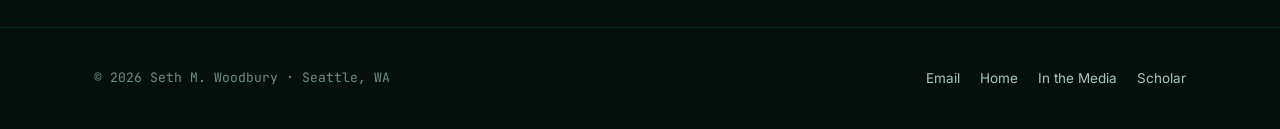
<file: publications.html>
<!DOCTYPE html>
<html lang="en" data-theme="iridescent-jade">
<head>
  <meta charset="UTF-8" />
  <meta name="viewport" content="width=device-width, initial-scale=1.0" />
  <title>Publications &amp; Portfolio · Seth M. Woodbury</title>
  <meta name="description" content="Full publication record of Seth M. Woodbury: enzyme and protein design (Baker Lab) and biomaterials and tissue engineering (Mishina Lab), plus intellectual property." />
  <link rel="canonical" href="https://sethwoodbury.github.io/publications.html" />
  <link rel="icon" href="data:image/svg+xml,%3Csvg xmlns='http://www.w3.org/2000/svg' viewBox='0 0 100 100'%3E%3Cdefs%3E%3ClinearGradient id='g' x1='0' y1='0' x2='1' y2='1'%3E%3Cstop offset='0' stop-color='%236ee7b7'/%3E%3Cstop offset='0.5' stop-color='%2322d3ee'/%3E%3Cstop offset='1' stop-color='%23a78bfa'/%3E%3C/linearGradient%3E%3C/defs%3E%3Crect width='100' height='100' rx='24' fill='url(%23g)'/%3E%3Ctext x='50' y='68' font-family='monospace' font-size='52' font-weight='700' text-anchor='middle' fill='%2304100c'%3ESW%3C/text%3E%3C/svg%3E" />
  <script>(function(){try{var t=localStorage.getItem('sw-theme');if(t)document.documentElement.setAttribute('data-theme',t);}catch(e){}})();</script>
  <link rel="preconnect" href="https://fonts.googleapis.com" />
  <link rel="preconnect" href="https://fonts.gstatic.com" crossorigin />
  <link href="https://fonts.googleapis.com/css2?family=Space+Grotesk:wght@400;500;600;700&family=Inter:wght@400;500;600;700&family=JetBrains+Mono:wght@400;500;600&display=swap" rel="stylesheet" />
  <link rel="stylesheet" href="assets/styles.css" />
  <link rel="stylesheet" href="assets/themes.css" />
</head>
<body>

  <nav class="nav">
    <div class="container nav-inner">
      <a class="brand" href="index.html"><span class="mark">SW</span><span>Seth M. Woodbury<small>Enzyme Design · Baker Lab</small></span></a>
      <div class="nav-links" id="nav-links">
        <a href="index.html#about">About</a>
        <a href="index.html#research">Research</a>
        <a href="index.html#work">Work</a>
        <a href="publications.html">Publications</a>
        <a href="media.html">In the Media</a>
        <a class="nav-cta" href="index.html#contact"><svg class="icon" viewBox="0 0 24 24"><path d="M12 3l1.7 5 5 1.7-5 1.7L12 16l-1.7-4.6-5-1.7 5-1.7z"/></svg>Contact · Let's Innovate</a>
      </div>
      <button class="nav-toggle" id="nav-toggle" aria-label="Toggle menu"><svg class="icon" viewBox="0 0 24 24"><path d="M4 6h16M4 12h16M4 18h16"/></svg></button>
    </div>
  </nav>

  <header class="page-hero">
    <div class="container">
      <p class="section-label">Publications &amp; Portfolio</p>
      <h1 class="title" style="font-size:clamp(2.2rem,4.5vw,3.3rem)">The full <span class="irid">record</span></h1>
      <p class="section-intro" style="margin-top:14px">
        My work spans two fields. Enzyme and protein design is my current focus in the Baker Lab. Biomaterials and tissue
        engineering was my undergraduate research in the Mishina Lab at Michigan. Names in bold are mine. Everything is also
        on <a href="https://scholar.google.com/citations?user=F8hE9PEAAAAJ&hl=en" target="_blank" rel="noopener">Google Scholar</a>.
      </p>
      <div class="link-pills" style="margin-top:14px">
        <span class="badge-role">Lead author</span>
        <span class="badge-role corr">Corresponding author</span>
        <span style="font-family:var(--font-mono);font-size:11px;color:var(--muted-2);align-self:center">labels applied where they apply</span>
      </div>
    </div>
  </header>

  <section style="padding-top:20px">
    <div class="container">

      <!-- ============ ENZYME & PROTEIN DESIGN ============ -->
      <h2 class="pub-group-title"><svg class="icon" viewBox="0 0 24 24"><path d="M12 3.5 L19.4 7.8 V16.2 L12 20.5 L4.6 16.2 V7.8 Z"/><circle cx="12" cy="12" r="1.25" fill="currentColor" stroke="none"/></svg>Enzyme &amp; Protein Design <span style="font-family:var(--font-mono);font-size:12px;color:var(--muted-2);font-weight:400">· Baker Lab, UW IPD</span></h2>

      <div class="pubs reveal">
        <div class="pub">
          <div class="venue"><span class="j">Nature</span><span class="yr">2025</span></div>
          <div class="p-body">
            <p class="t">Computational Design of Metallohydrolases</p>
            <p class="authors">Kim, D.; <span class="me">Woodbury, S. M.</span>; Ahern, W.; Tischer, D.; Kang, A.; Joyce, E.; Bera, A. K.; Hanikel, N.; Salike, S.; Krishna, R.; Yim, J.; Pellock, S. J.; Lauko, A.; Kalvet, I.; Hilvert, D.; Baker, D.</p>
            <div class="meta">
              <span class="badge-role">Lead author</span>
              <a class="link-mini" href="https://doi.org/10.1038/s41586-025-09746-w" target="_blank" rel="noopener"><svg class="icon" viewBox="0 0 24 24"><path d="M7 17 17 7M9 7h8v8"/></svg>DOI</a>
            </div>
          </div>
        </div>

        <div class="pub">
          <div class="venue"><span class="j">Nature Methods</span><span class="yr">2025</span></div>
          <div class="p-body">
            <p class="t">Atom-Level Enzyme Active-Site Scaffolding Using RFdiffusion2</p>
            <p class="authors">Ahern, W.; Yim, J.; Tischer, D.; Salike, S.; <span class="me">Woodbury, S. M.</span>; Kim, D.; Kalvet, I.; Kipnis, Y.; Coventry, B.; Altae-Tran, H. R.; Bauer, M. S.; Barzilay, R.; Jaakkola, T. S.; Krishna, R.; Baker, D.</p>
            <div class="meta">
              <a class="link-mini" href="https://doi.org/10.1038/s41592-025-02975-x" target="_blank" rel="noopener"><svg class="icon" viewBox="0 0 24 24"><path d="M7 17 17 7M9 7h8v8"/></svg>DOI</a>
            </div>
          </div>
        </div>

        <div class="pub">
          <div class="venue"><span class="j">bioRxiv</span><span class="yr">2025</span></div>
          <div class="p-body">
            <p class="t">Computational Design of Metalloproteases <span style="color:var(--muted-2);font-weight:400">· under review at Nature</span></p>
            <p class="authors">Chen, A.; Wu, K.; Choi, H.; Venkatesh, P.; Pellock, S. J.; Hanikel, N.; Coventry, B.; Kim, D.; <span class="me">Woodbury, S. M.</span>; Ji, P.; Honda, S.; Li, X.; Gerben, S.; Chang, L.; Yan, X.; Hyman, A. A.; Hilvert, D.; Baker, D.</p>
            <div class="meta">
              <a class="link-mini" href="https://www.biorxiv.org/content/10.1101/2025.11.20.689622v1" target="_blank" rel="noopener"><svg class="icon" viewBox="0 0 24 24"><path d="M7 17 17 7M9 7h8v8"/></svg>bioRxiv</a>
            </div>
          </div>
        </div>
      </div>

      <!-- ============ BIOMATERIALS & TISSUE ENGINEERING ============ -->
      <h2 class="pub-group-title" style="margin-top:44px"><svg class="icon" viewBox="0 0 24 24"><path d="M9 5 C9.7 7.77 8.3 10.53 9 13.3 M9 16.7 Q9.5 17.85 9 19"/><path d="M15 5 Q15.5 6.15 15 7.3 M15 10.7 C15.7 13.47 14.3 16.23 15 19"/><path d="M5 9 Q6.15 8.5 7.3 9 M10.7 9 C13.47 8.3 16.23 9.7 19 9"/><path d="M5 15 C7.77 14.3 10.53 15.7 13.3 15 M16.7 15 Q17.85 14.5 19 15"/></svg>Biomaterials &amp; Tissue Engineering <span style="font-family:var(--font-mono);font-size:12px;color:var(--muted-2);font-weight:400">· Mishina Lab, U-M (undergraduate)</span></h2>

      <div class="pubs reveal">
        <div class="pub">
          <div class="venue"><span class="j">Adv. Healthcare Mater.</span><span class="yr">2025</span></div>
          <div class="p-body">
            <p class="t">Synthetic Periodontal Guided-Tissue-Regeneration Membrane with Self-Assembling Biphasic Structure and Temperature-Sensitive Shape Maintenance</p>
            <p class="authors">Swanson, W. B.; <span class="me">Woodbury, S. M.</span>; Dal-Fabbro, R.; Douglas, L.; Albright, J.; Eberle, M.; Niemann, D.; Xu, J.; Bottino, M. C.; Mishina, Y.</p>
            <div class="meta">
              <span class="badge-role">Lead author</span>
              <a class="link-mini" href="https://doi.org/10.1002/adhm.202402137" target="_blank" rel="noopener"><svg class="icon" viewBox="0 0 24 24"><path d="M7 17 17 7M9 7h8v8"/></svg>DOI</a>
            </div>
          </div>
        </div>

        <div class="pub">
          <div class="venue"><span class="j">Front. Dental Medicine</span><span class="yr">2023</span></div>
          <div class="p-body">
            <p class="t">Temperature-Responsive PCL-PLLA Nanofibrous Tissue Engineering Scaffolds with Memorized Porous Microstructure Recovery</p>
            <p class="authors"><span class="me">Woodbury, S. M.</span>; Swanson, W. B.; Douglas, L.; Niemann, D.; Mishina, Y.</p>
            <div class="meta">
              <span class="badge-role">Lead author</span>
              <a class="link-mini" href="https://doi.org/10.3389/fdmed.2023.1240397" target="_blank" rel="noopener"><svg class="icon" viewBox="0 0 24 24"><path d="M7 17 17 7M9 7h8v8"/></svg>DOI</a>
              <a class="link-mini" href="assets/papers/2023-frontiers-dental-medicine.pdf" target="_blank" rel="noopener"><svg class="icon" viewBox="0 0 24 24"><path d="M12 3v12"/><path d="m7 10 5 5 5-5"/><path d="M5 21h14"/></svg>PDF</a>
            </div>
          </div>
        </div>

        <div class="pub">
          <div class="venue"><span class="j">Front. Physiology</span><span class="yr">2023</span></div>
          <div class="p-body">
            <p class="t">Mechanobiology-Informed Biomaterial and Tissue-Engineering Strategies for Influencing Skeletal Stem and Progenitor Cell Fate</p>
            <p class="authors"><span class="me">Woodbury, S. M.</span>; Swanson, W. B.; Mishina, Y.</p>
            <div class="meta">
              <span class="badge-role">Lead author</span>
              <a class="link-mini" href="https://doi.org/10.3389/fphys.2023.1220555" target="_blank" rel="noopener"><svg class="icon" viewBox="0 0 24 24"><path d="M7 17 17 7M9 7h8v8"/></svg>DOI</a>
              <a class="link-mini" href="assets/papers/2023-frontiers-physiology.pdf" target="_blank" rel="noopener"><svg class="icon" viewBox="0 0 24 24"><path d="M12 3v12"/><path d="m7 10 5 5 5-5"/><path d="M5 21h14"/></svg>PDF</a>
            </div>
          </div>
        </div>

        <div class="pub">
          <div class="venue"><span class="j">RSC Chem. Biology</span><span class="yr">2022</span></div>
          <div class="p-body">
            <p class="t">A Library of Rhodamine-6G-Based pH-Sensitive Fluorescent Probes with Versatile in&nbsp;vivo and in&nbsp;vitro Applications</p>
            <p class="authors">Swanson, W. B.; Durdan, M.; Eberle, M.; <span class="me">Woodbury, S. M.</span>; Mauser, A.; Gregory, J.; Zhang, B.; Niemann, D.; Herremans, J.; Ma, P. X.; Lahann, J.; Weivoda, M.; Mishina, Y.; Greineder, C. F.</p>
            <div class="meta">
              <a class="link-mini" href="https://doi.org/10.1039/D2CB00030J" target="_blank" rel="noopener"><svg class="icon" viewBox="0 0 24 24"><path d="M7 17 17 7M9 7h8v8"/></svg>DOI</a>
              <a class="link-mini" href="assets/papers/2022-rsc-chemical-biology.pdf" target="_blank" rel="noopener"><svg class="icon" viewBox="0 0 24 24"><path d="M12 3v12"/><path d="m7 10 5 5 5-5"/><path d="M5 21h14"/></svg>PDF</a>
            </div>
          </div>
        </div>

        <div class="pub">
          <div class="venue"><span class="j">Int. J. Molecular Sci.</span><span class="yr">2022</span></div>
          <div class="p-body">
            <p class="t">Scaffold Pore Curvature Influences MSC Fate through Differential Cellular Organization and YAP/TAZ Activity</p>
            <p class="authors">Swanson, W. B.; Omi, M.; <span class="me">Woodbury, S. M.</span>; Douglas, L. M.; Eberle, M.; Ma, P. X.; Hatch, N. E.; Mishina, Y.</p>
            <div class="meta">
              <a class="link-mini" href="https://doi.org/10.3390/ijms23094499" target="_blank" rel="noopener"><svg class="icon" viewBox="0 0 24 24"><path d="M7 17 17 7M9 7h8v8"/></svg>DOI</a>
              <a class="link-mini" href="assets/papers/2022-ijms-scaffold-curvature.pdf" target="_blank" rel="noopener"><svg class="icon" viewBox="0 0 24 24"><path d="M12 3v12"/><path d="m7 10 5 5 5-5"/><path d="M5 21h14"/></svg>PDF</a>
            </div>
          </div>
        </div>

        <div class="pub">
          <div class="venue"><span class="j">Springer</span><span class="yr">2023 · Book chapter</span></div>
          <div class="p-body">
            <p class="t">Methacrylated Gelatin as an On-Demand Injectable Vehicle for Drug Delivery in Dentistry</p>
            <p class="authors">Swanson, W. B.; Mahmoud, A. H.; <span class="me">Woodbury, S. M.</span>; Bottino, M. C. In <i>Oral Biology: Molecular Techniques and Applications</i>; Springer US, 2023; pp 493–503.</p>
            <div class="meta">
              <a class="link-mini" href="https://doi.org/10.1007/978-1-0716-2780-8_30" target="_blank" rel="noopener"><svg class="icon" viewBox="0 0 24 24"><path d="M7 17 17 7M9 7h8v8"/></svg>DOI</a>
            </div>
          </div>
        </div>
      </div>

      <!-- ============ INTELLECTUAL PROPERTY & OPEN SOURCE ============ -->
      <h2 class="pub-group-title" style="margin-top:44px"><svg class="icon" viewBox="0 0 24 24"><circle cx="12" cy="9" r="5"/><path d="m9 13-1.6 8L12 18l4.6 3L15 13"/></svg>Intellectual Property &amp; Open Source</h2>

      <p style="font-family:var(--font-mono);font-size:11px;letter-spacing:1.5px;text-transform:uppercase;color:var(--muted-2);margin:16px 0 10px">Patents</p>
      <div class="ip-card reveal">
        <div class="ic"><svg class="icon" viewBox="0 0 24 24"><path d="M14 3.5 H8 C6.9 3.5 6 4.4 6 5.5 V18.5 C6 19.6 6.9 20.5 8 20.5 H16 C17.1 20.5 18 19.6 18 18.5 V7.5 Z"/><path d="M14 3.5 V7.5 H18"/><path d="M9 12 H15"/><path d="M9 15.5 H13"/></svg></div>
        <div>
          <h3>US Patent Application · US20240058103A1</h3>
          <p>Nanofibrous Tissue Engineering Matrices with Improved Clinical Handling Properties for Periodontal and Craniofacial Regeneration and Methods of Making the Same.</p>
          <p class="meta">Inventors: Swanson, W. B.; <span style="color:var(--text)">Woodbury, S.</span>; Mishina, Y. &nbsp;·&nbsp; Filed Feb. 2024 (US 18/141,138) &nbsp;·&nbsp; <a href="https://patents.google.com/patent/US20240058103A1/en" target="_blank" rel="noopener">View on Google Patents</a></p>
        </div>
      </div>

      <p style="font-family:var(--font-mono);font-size:11px;letter-spacing:1.5px;text-transform:uppercase;color:var(--muted-2);margin:26px 0 4px">Open-source software</p>
      <p class="section-intro" style="font-size:14px;margin:0 0 8px">Tools I have authored and released openly (MIT/BSD-style) for the enzyme-design community.</p>
      <div class="pubs reveal">
        <div class="pub">
          <div class="venue"><span class="j">GitHub</span><span class="yr">Open source</span></div>
          <div class="p-body">
            <p class="t">protein_chisel</p>
            <p class="authors">Tools and pipelines for refining sequences for de novo enzyme designs.</p>
            <div class="meta"><a class="link-mini" href="https://github.com/SethWoodbury/protein_chisel" target="_blank" rel="noopener"><svg class="icon" viewBox="0 0 24 24"><path d="M7 17 17 7M9 7h8v8"/></svg>GitHub</a></div>
          </div>
        </div>
        <div class="pub">
          <div class="venue"><span class="j">GitHub</span><span class="yr">Open source</span></div>
          <div class="p-body">
            <p class="t">cowboy-quantum-chemistry</p>
            <p class="authors">Active-site preparation, machine-learned force-field NEB and transition-state searches, and QM job management.</p>
            <div class="meta"><a class="link-mini" href="https://github.com/SethWoodbury/cowboy-quantum-chemistry" target="_blank" rel="noopener"><svg class="icon" viewBox="0 0 24 24"><path d="M7 17 17 7M9 7h8v8"/></svg>GitHub</a></div>
          </div>
        </div>
        <div class="pub">
          <div class="venue"><span class="j">GitHub</span><span class="yr">Open source</span></div>
          <div class="p-body">
            <p class="t">enzyme-design-smw-phd-scripts</p>
            <p class="authors">Theozyme and ligand handling, MPNN sequence design, structure-prediction I/O, and design filtering and metrics.</p>
            <div class="meta">
              <a class="link-mini" href="https://github.com/SethWoodbury/enzyme-design-smw-phd-scripts" target="_blank" rel="noopener"><svg class="icon" viewBox="0 0 24 24"><path d="M7 17 17 7M9 7h8v8"/></svg>GitHub</a>
              <a class="link-mini" href="https://github.com/SethWoodbury" target="_blank" rel="noopener"><svg class="icon" viewBox="0 0 24 24"><path d="M7 17 17 7M9 7h8v8"/></svg>All repos</a>
            </div>
          </div>
        </div>
      </div>

      <!-- ============ SELECTED HONORS ============ -->
      <h2 class="pub-group-title" style="margin-top:44px"><svg class="icon" viewBox="0 0 24 24"><path d="M7 4.5 H17 V9 C17 12 14.8 14 12 14 C9.2 14 7 12 7 9 Z"/><path d="M7 6.5 H5.3 A1.8 1.8 0 0 0 5.3 10.1 H7.1"/><path d="M17 6.5 H18.7 A1.8 1.8 0 0 1 18.7 10.1 H16.9"/><path d="M12 14 V17"/><path d="M8 19.5 C8 18.1 9.1 17 10.5 17 H13.5 C14.9 17 16 18.1 16 19.5 Z"/></svg>Selected Honors</h2>
      <div class="pubs reveal" style="margin-top:6px">
        <div class="pub"><div class="venue"><span class="yr">2023–28</span></div><div class="p-body"><p class="t">NSF Graduate Research Fellowship</p><p class="authors">National Science Foundation, funding PhD research at the University of Washington.</p></div></div>
        <div class="pub"><div class="venue"><span class="yr">2023</span></div><div class="p-body"><p class="t">Georgia Tech President's Fellowship <span style="color:var(--muted-2);font-weight:400">(declined)</span></p><p class="authors">Awarded for the Biomedical Engineering PhD program at Georgia Institute of Technology.</p></div></div>
        <div class="pub"><div class="venue"><span class="yr">2022</span></div><div class="p-body"><p class="t">Dental/Craniofacial Biomaterials SIG Poster Prize</p><p class="authors">Society For Biomaterials.</p></div></div>
        <div class="pub"><div class="venue"><span class="yr">2021</span></div><div class="p-body"><p class="t">James B. Angell Scholar &amp; William J. Branstrom Prize</p><p class="authors">University of Michigan, for sustained academic distinction (Branstrom: top 5% of class).</p></div></div>
      </div>

      <div style="margin-top:30px; text-align:center">
        <a class="btn primary" href="index.html#contact">Get in touch</a>
        <a class="btn" href="index.html">Back to home</a>
      </div>
    </div>
  </section>

  <footer>
    <div class="container foot-inner">
      <p>© <span id="year">2026</span> Seth M. Woodbury · Seattle, WA</p>
      <div class="foot-links">
        <a href="mailto:woodbuse@uw.edu">Email</a>
        <a href="index.html">Home</a>
        <a href="media.html">In the Media</a>
        <a href="https://scholar.google.com/citations?user=F8hE9PEAAAAJ&hl=en" target="_blank" rel="noopener">Scholar</a>
      </div>
    </div>
  </footer>

  <script src="assets/theme.js"></script>
  <script src="assets/app.js"></script>
</body>
</html>
</file>
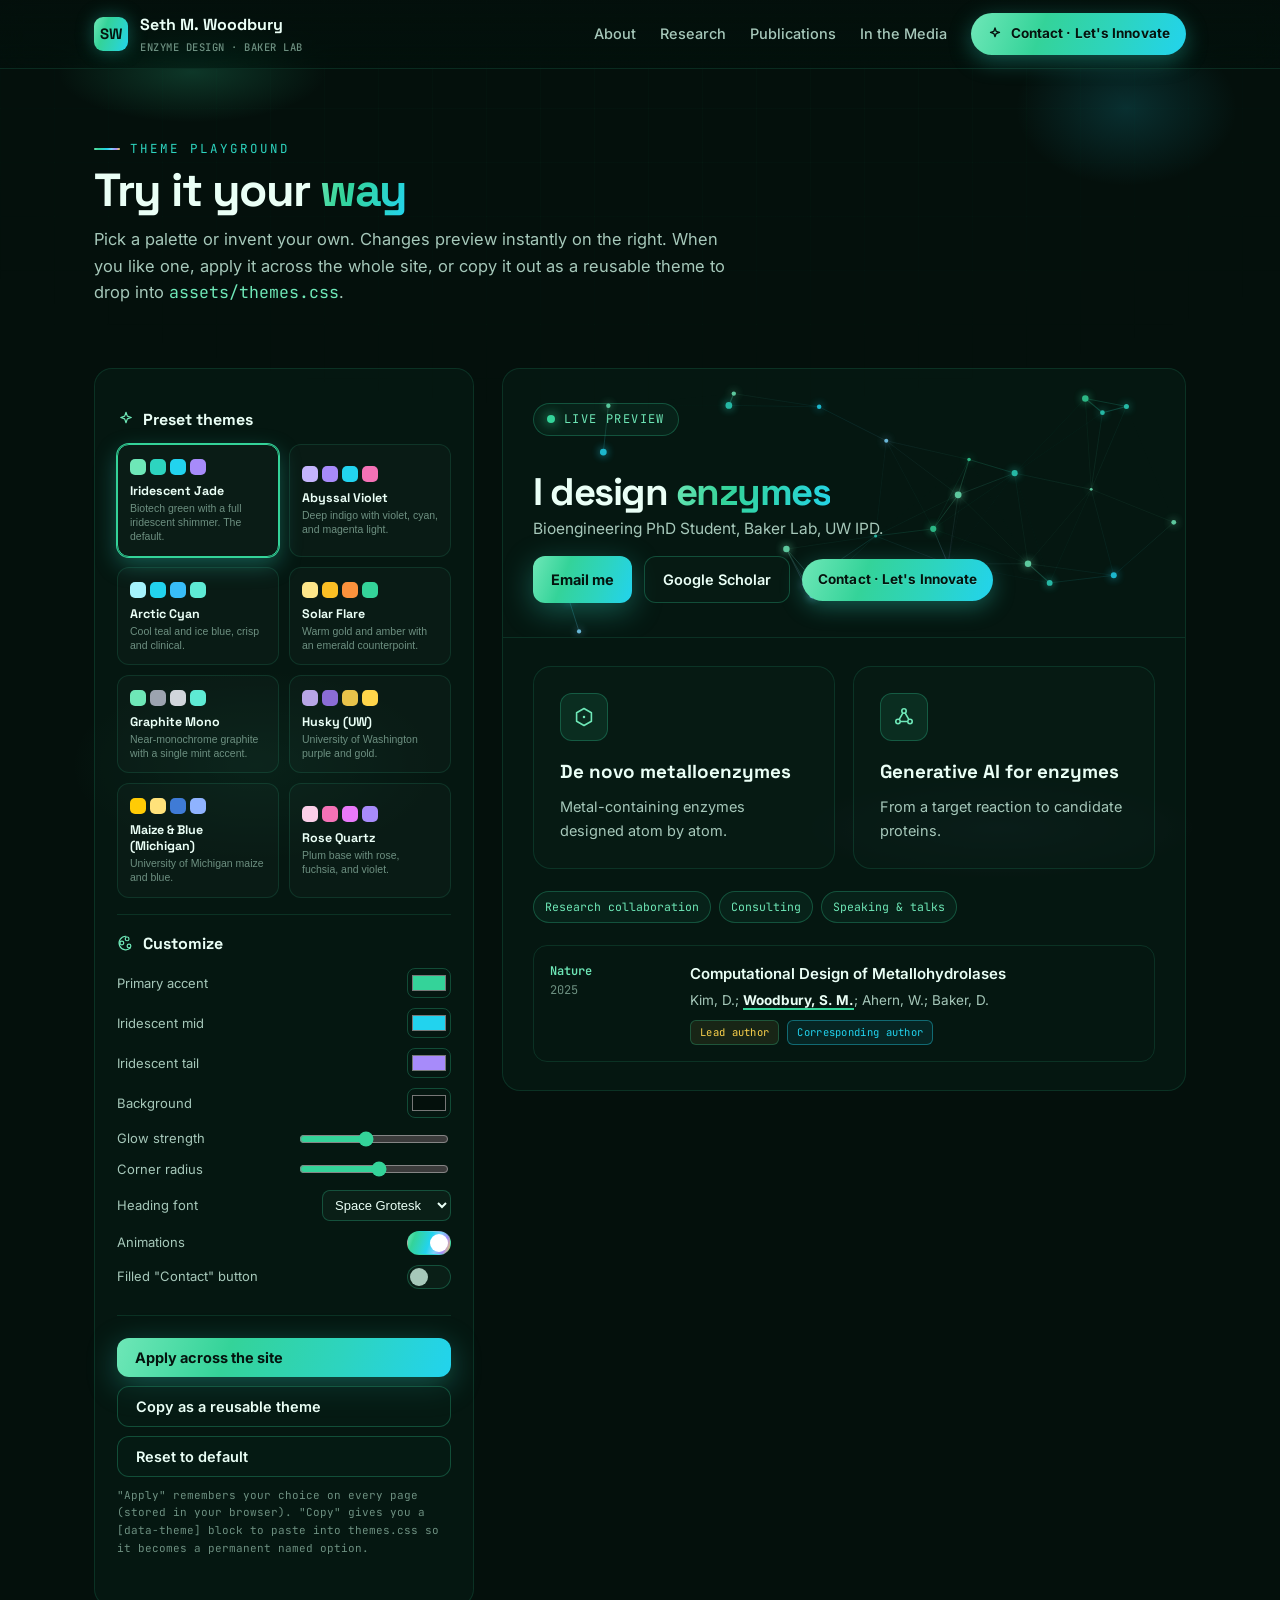
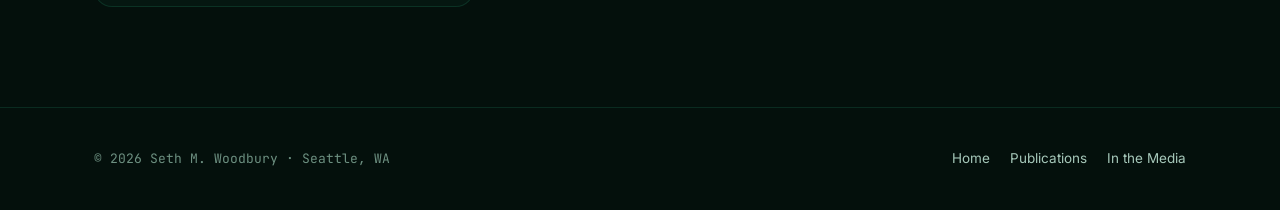
<file: theme.html>
<!DOCTYPE html>
<html lang="en" data-theme="iridescent-jade">
<head>
  <meta charset="UTF-8" />
  <meta name="viewport" content="width=device-width, initial-scale=1.0" />
  <title>Theme Playground · Seth M. Woodbury</title>
  <meta name="description" content="A live control panel to try color themes for Seth M. Woodbury's site." />
  <link rel="icon" href="data:image/svg+xml,%3Csvg xmlns='http://www.w3.org/2000/svg' viewBox='0 0 100 100'%3E%3Cdefs%3E%3ClinearGradient id='g' x1='0' y1='0' x2='1' y2='1'%3E%3Cstop offset='0' stop-color='%236ee7b7'/%3E%3Cstop offset='0.5' stop-color='%2322d3ee'/%3E%3Cstop offset='1' stop-color='%23a78bfa'/%3E%3C/linearGradient%3E%3C/defs%3E%3Crect width='100' height='100' rx='24' fill='url(%23g)'/%3E%3C/svg%3E" />
  <script>(function(){try{var t=localStorage.getItem('sw-theme');if(t)document.documentElement.setAttribute('data-theme',t);}catch(e){}})();</script>
  <link rel="preconnect" href="https://fonts.googleapis.com" />
  <link rel="preconnect" href="https://fonts.gstatic.com" crossorigin />
  <link href="https://fonts.googleapis.com/css2?family=Space+Grotesk:wght@400;500;600;700&family=Inter:wght@400;500;600;700&family=JetBrains+Mono:wght@400;500;600&display=swap" rel="stylesheet" />
  <link rel="stylesheet" href="assets/styles.css" />
  <link rel="stylesheet" href="assets/themes.css" />
  <style>
    .pg-wrap{ display:grid; grid-template-columns:380px 1fr; gap:28px; align-items:start; }
    .pg-panel{ position:sticky; top:88px; border:1px solid var(--border); border-radius:var(--radius); background:var(--panel); padding:22px; }
    .pg-panel h3{ font-family:var(--font-display); font-size:1rem; margin:0 0 12px; display:flex; align-items:center; gap:8px; }
    .pg-panel h3 .icon{ width:18px; height:18px; color:var(--mint); }
    .pg-block{ padding:16px 0; border-bottom:1px solid var(--border); }
    .pg-block:last-child{ border-bottom:none; }
    .theme-grid{ display:grid; grid-template-columns:1fr 1fr; gap:10px; }
    .theme-card{ text-align:left; cursor:pointer; border:1px solid var(--border); border-radius:12px; background:color-mix(in srgb,var(--text) 2%,transparent); padding:12px; transition:all .16s ease; color:var(--text); }
    .theme-card:hover{ border-color:var(--border-2); transform:translateY(-2px); }
    .theme-card.active{ border-color:var(--accent); box-shadow:0 0 0 1px var(--accent), 0 8px 22px var(--glow); }
    .theme-card .sw{ display:flex; gap:4px; margin-bottom:8px; }
    .theme-card .sw i{ width:16px; height:16px; border-radius:5px; display:block; }
    .theme-card b{ display:block; font-family:var(--font-display); font-size:12.5px; }
    .theme-card span{ color:var(--muted-2); font-size:10.5px; line-height:1.35; display:block; margin-top:2px; }
    .ctrl{ display:flex; align-items:center; justify-content:space-between; gap:10px; margin:10px 0; }
    .ctrl label{ font-size:13px; color:var(--muted); }
    .ctrl input[type=color]{ width:44px; height:30px; border:1px solid var(--border-2); border-radius:8px; background:none; cursor:pointer; padding:2px; }
    .ctrl input[type=range]{ width:150px; accent-color:var(--accent); }
    .ctrl select{ background:var(--panel-solid); color:var(--text); border:1px solid var(--border-2); border-radius:8px; padding:6px 8px; font-size:13px; }
    .switch{ position:relative; width:44px; height:24px; }
    .switch input{ display:none; }
    .switch span{ position:absolute; inset:0; background:var(--panel-solid); border:1px solid var(--border-2); border-radius:999px; transition:.2s; }
    .switch span::after{ content:""; position:absolute; width:18px; height:18px; border-radius:50%; background:var(--muted); top:2px; left:2px; transition:.2s; }
    .switch input:checked + span{ background:var(--irid); }
    .switch input:checked + span::after{ transform:translateX(20px); background:#fff; }
    .pg-actions{ display:flex; flex-direction:column; gap:9px; margin-top:6px; }
    .pg-note{ font-family:var(--font-mono); font-size:11px; color:var(--muted-2); margin-top:10px; }
    textarea#css-out{ width:100%; height:120px; margin-top:10px; background:var(--panel-solid); color:var(--mint); border:1px solid var(--border-2); border-radius:10px; padding:10px; font-family:var(--font-mono); font-size:11px; display:none; }
    .preview{ border:1px solid var(--border); border-radius:var(--radius); background:var(--panel); overflow:hidden; }
    .preview .pv-hero{ position:relative; padding:34px 30px; overflow:hidden; border-bottom:1px solid var(--border); }
    .preview canvas{ position:absolute; inset:0; width:100%; height:100%; opacity:.8; }
    .preview .pv-hero > *{ position:relative; z-index:1; }
    .preview .pv-body{ padding:28px 30px; display:grid; gap:22px; }
    .toast{ position:fixed; bottom:24px; left:50%; transform:translateX(-50%) translateY(20px); background:var(--panel-2); border:1px solid var(--border-2); color:var(--text); padding:12px 20px; border-radius:12px; font-size:14px; opacity:0; transition:.25s; box-shadow:0 10px 30px rgba(0,0,0,.4); z-index:99; }
    .toast.show{ opacity:1; transform:translateX(-50%) translateY(0); }
    @media (max-width:900px){ .pg-wrap{ grid-template-columns:1fr; } .pg-panel{ position:static; } }
  </style>
</head>
<body>

  <nav class="nav">
    <div class="container nav-inner">
      <a class="brand" href="index.html"><span class="mark">SW</span><span>Seth M. Woodbury<small>Enzyme Design · Baker Lab</small></span></a>
      <div class="nav-links" id="nav-links">
        <a href="index.html#about">About</a>
        <a href="index.html#research">Research</a>
        <a href="publications.html">Publications</a>
        <a href="media.html">In the Media</a>
        <a class="nav-cta" href="index.html#contact"><svg class="icon" viewBox="0 0 24 24"><path d="M12 3l1.7 5 5 1.7-5 1.7L12 16l-1.7-4.6-5-1.7 5-1.7z"/></svg>Contact · Let's Innovate</a>
      </div>
      <button class="nav-toggle" id="nav-toggle" aria-label="Toggle menu"><svg class="icon" viewBox="0 0 24 24"><path d="M4 6h16M4 12h16M4 18h16"/></svg></button>
    </div>
  </nav>

  <header class="page-hero">
    <div class="container">
      <p class="section-label">Theme playground</p>
      <h1 class="title" style="font-size:clamp(2rem,4vw,2.9rem)">Try it your <span class="irid">way</span></h1>
      <p class="section-intro" style="margin-top:12px">Pick a palette or invent your own. Changes preview instantly on the right. When you like one, apply it across the whole site, or copy it out as a reusable theme to drop into <code style="font-family:var(--font-mono);color:var(--mint)">assets/themes.css</code>.</p>
    </div>
  </header>

  <section style="padding-top:8px">
    <div class="container pg-wrap">

      <!-- ================= CONTROL PANEL ================= -->
      <aside class="pg-panel">
        <div class="pg-block">
          <h3><svg class="icon" viewBox="0 0 24 24"><path d="M12 3l1.8 5.2L19 10l-5.2 1.8L12 17l-1.8-5.2L5 10l5.2-1.8z"/></svg>Preset themes</h3>
          <div class="theme-grid" id="theme-grid"></div>
        </div>

        <div class="pg-block">
          <h3><svg class="icon" viewBox="0 0 24 24"><circle cx="13.5" cy="6.5" r="2.5"/><circle cx="6.5" cy="12" r="2.5"/><circle cx="16" cy="16" r="2.5"/><path d="M12 3a9 9 0 1 0 6 15.5"/></svg>Customize</h3>
          <div class="ctrl"><label>Primary accent</label><input type="color" id="c-accent" value="#34d399" /></div>
          <div class="ctrl"><label>Iridescent mid</label><input type="color" id="c-irid" value="#22d3ee" /></div>
          <div class="ctrl"><label>Iridescent tail</label><input type="color" id="c-tail" value="#a78bfa" /></div>
          <div class="ctrl"><label>Background</label><input type="color" id="c-bg" value="#04100c" /></div>
          <div class="ctrl"><label>Glow strength</label><input type="range" id="s-glow" min="0" max="80" value="35" /></div>
          <div class="ctrl"><label>Corner radius</label><input type="range" id="s-radius" min="4" max="30" value="18" /></div>
          <div class="ctrl"><label>Heading font</label>
            <select id="sel-font">
              <option value='"Space Grotesk", sans-serif'>Space Grotesk</option>
              <option value='"Inter", sans-serif'>Inter</option>
              <option value='"JetBrains Mono", monospace'>JetBrains Mono</option>
            </select>
          </div>
          <div class="ctrl"><label>Animations</label>
            <label class="switch"><input type="checkbox" id="chk-motion" checked /><span></span></label>
          </div>
          <div class="ctrl"><label>Filled "Contact" button</label>
            <label class="switch"><input type="checkbox" id="chk-cta" /><span></span></label>
          </div>
        </div>

        <div class="pg-block">
          <div class="pg-actions">
            <button class="btn primary" id="btn-apply">Apply across the site</button>
            <button class="btn" id="btn-copy">Copy as a reusable theme</button>
            <button class="btn" id="btn-reset">Reset to default</button>
          </div>
          <p class="pg-note">"Apply" remembers your choice on every page (stored in your browser). "Copy" gives you a <code style="font-family:var(--font-mono)">[data-theme]</code> block to paste into themes.css so it becomes a permanent named option.</p>
          <textarea id="css-out" readonly></textarea>
        </div>
      </aside>

      <!-- ================= LIVE PREVIEW ================= -->
      <div class="preview">
        <div class="pv-hero">
          <canvas id="molecular-canvas" aria-hidden="true"></canvas>
          <span class="eyebrow"><span class="dot"></span>Live preview</span>
          <h1 class="title" style="font-size:2.4rem;margin:14px 0 6px">I design <span class="irid">enzymes</span></h1>
          <p class="affil" style="margin:0 0 16px">Bioengineering PhD Student, Baker Lab, UW IPD.</p>
          <div class="cta-row">
            <span class="btn primary">Email me</span>
            <span class="btn">Google Scholar</span>
            <span class="nav-cta" style="align-self:center">Contact · Let's Innovate</span>
          </div>
        </div>
        <div class="pv-body">
          <div class="cards" style="grid-template-columns:1fr 1fr">
            <div class="card"><div class="ic"><svg class="icon" viewBox="0 0 24 24"><path d="M12 3.5 L19.4 7.8 V16.2 L12 20.5 L4.6 16.2 V7.8 Z"/><circle cx="12" cy="12" r="1.25" fill="currentColor" stroke="none"/></svg></div><h3>De novo metalloenzymes</h3><p>Metal-containing enzymes designed atom by atom.</p></div>
            <div class="card"><div class="ic"><svg class="icon" viewBox="0 0 24 24"><circle cx="12" cy="6" r="2.2"/><circle cx="6" cy="16.5" r="2.2"/><circle cx="18" cy="16.5" r="2.2"/><path d="M10.5 8.6 L7.5 13.9"/><path d="M13.5 8.6 L16.5 13.9"/><path d="M9 16.5 H15"/></svg></div><h3>Generative AI for enzymes</h3><p>From a target reaction to candidate proteins.</p></div>
          </div>
          <div class="chips" style="display:flex;flex-wrap:wrap;gap:8px">
            <span class="chip">Research collaboration</span><span class="chip">Consulting</span><span class="chip">Speaking &amp; talks</span>
          </div>
          <div class="pub" style="border:1px solid var(--border);border-radius:14px;padding:16px;grid-template-columns:120px 1fr">
            <div class="venue"><span class="j">Nature</span><span class="yr">2025</span></div>
            <div class="p-body"><p class="t">Computational Design of Metallohydrolases</p><p class="authors">Kim, D.; <span class="me">Woodbury, S. M.</span>; Ahern, W.; Baker, D.</p><div class="meta"><span class="badge-role">Lead author</span><span class="badge-role corr">Corresponding author</span></div></div>
          </div>
        </div>
      </div>

    </div>
  </section>

  <footer>
    <div class="container foot-inner">
      <p>© <span id="year">2026</span> Seth M. Woodbury · Seattle, WA</p>
      <div class="foot-links"><a href="index.html">Home</a><a href="publications.html">Publications</a><a href="media.html">In the Media</a></div>
    </div>
  </footer>

  <div class="toast" id="toast"></div>
  <style id="motion-style"></style>

  <script src="assets/theme.js"></script>
  <script src="assets/app.js"></script>
  <script>
  (function () {
    var root = document.documentElement, custom = {};
    var grid = document.getElementById("theme-grid");

    function setVar(name, val){ custom[name] = val; root.style.setProperty(name, val); }
    function repaint(){ window.dispatchEvent(new CustomEvent("sw-theme-change")); }
    function toast(msg){ var t=document.getElementById("toast"); t.textContent=msg; t.classList.add("show"); setTimeout(function(){t.classList.remove("show");},2200); }

    // build preset cards
    (window.SW_THEMES||[]).forEach(function(t){
      var b=document.createElement("button");
      b.className="theme-card"; b.dataset.id=t.id;
      b.innerHTML='<span class="sw">'+t.swatch.map(function(c){return '<i style="background:'+c+'"></i>';}).join("")+'</span><b>'+t.name+'</b><span>'+t.note+'</span>';
      b.addEventListener("click", function(){
        // clear custom overrides so the preset shows cleanly
        Object.keys(custom).forEach(function(k){ root.style.removeProperty(k); }); custom={};
        window.SW_applyTheme(t.id, false);
        markActive(t.id); syncPickers(); repaint();
      });
      grid.appendChild(b);
    });
    function markActive(id){ grid.querySelectorAll(".theme-card").forEach(function(c){ c.classList.toggle("active", c.dataset.id===id); }); }

    function cssVar(n){ return getComputedStyle(root).getPropertyValue(n).trim(); }
    function syncPickers(){
      var a=cssVar("--accent"), i=cssVar("--a4"), t=cssVar("--a6"), b=cssVar("--bg");
      if(/^#/.test(a)) document.getElementById("c-accent").value=a;
      if(/^#/.test(i)) document.getElementById("c-irid").value=i;
      if(/^#/.test(t)) document.getElementById("c-tail").value=t;
      if(/^#/.test(b)) document.getElementById("c-bg").value=b;
    }

    function buildIrid(){
      var a=document.getElementById("c-accent").value, i=document.getElementById("c-irid").value, t=document.getElementById("c-tail").value;
      setVar("--irid","linear-gradient(110deg,"+a+","+i+","+t+")");
      setVar("--a1",a); setVar("--a2",a); setVar("--a3",i); setVar("--a4",i); setVar("--a5",t); setVar("--a6",t);
      setVar("--accent",a); setVar("--mint",a);
      repaint();
    }
    document.getElementById("c-accent").addEventListener("input", buildIrid);
    document.getElementById("c-irid").addEventListener("input", buildIrid);
    document.getElementById("c-tail").addEventListener("input", buildIrid);
    document.getElementById("c-bg").addEventListener("input", function(){
      setVar("--bg", this.value); setVar("--bg-2", this.value);
    });
    document.getElementById("s-glow").addEventListener("input", function(){
      var a=document.getElementById("c-accent").value; setVar("--glow", hexA(a, this.value/100));
    });
    document.getElementById("s-radius").addEventListener("input", function(){ setVar("--radius", this.value+"px"); });
    document.getElementById("sel-font").addEventListener("change", function(){ setVar("--font-display", this.value); });
    document.getElementById("chk-motion").addEventListener("change", function(){
      document.getElementById("motion-style").textContent = this.checked ? "" : "*{animation:none!important;transition:none!important}";
    });
    document.getElementById("chk-cta").addEventListener("change", function(){
      window.SW_applyCta(this.checked ? "fill" : "border", false); repaint();
    });

    function hexA(hex, a){
      var h=hex.replace("#",""); if(h.length===3){h=h[0]+h[0]+h[1]+h[1]+h[2]+h[2];}
      var r=parseInt(h.slice(0,2),16),g=parseInt(h.slice(2,4),16),b=parseInt(h.slice(4,6),16);
      return "rgba("+r+","+g+","+b+","+a.toFixed(2)+")";
    }

    document.getElementById("btn-apply").addEventListener("click", function(){
      try{
        localStorage.setItem("sw-theme", window.SW_currentTheme());
        localStorage.setItem("sw-vars", JSON.stringify(custom));
        localStorage.setItem("sw-cta", window.SW_currentCta());
        toast("Applied across the site.");
      }catch(e){ toast("Could not save (private mode?)"); }
    });
    document.getElementById("btn-reset").addEventListener("click", function(){
      try{ localStorage.removeItem("sw-theme"); localStorage.removeItem("sw-vars"); localStorage.removeItem("sw-cta"); }catch(e){}
      Object.keys(custom).forEach(function(k){ root.style.removeProperty(k); }); custom={};
      window.SW_applyTheme("iridescent-jade", false); window.SW_applyCta("border", false);
      document.getElementById("chk-cta").checked = false;
      markActive("iridescent-jade"); syncPickers(); repaint();
      document.getElementById("css-out").style.display="none"; toast("Reset to default.");
    });
    document.getElementById("btn-copy").addEventListener("click", function(){
      var names=["--bg","--bg-2","--panel","--panel-2","--panel-solid","--border","--border-2","--glow","--a1","--a2","--a3","--a4","--a5","--a6","--mint","--accent","--gold","--text","--muted","--muted-2","--irid","--ink"];
      var lines = names.map(function(n){ return "  "+n+": "+cssVar(n)+";"; }).join("\n");
      var block = '[data-theme="my-custom"]{\n'+lines+'\n}';
      var out=document.getElementById("css-out"); out.style.display="block"; out.value=block; out.select();
      try{ navigator.clipboard.writeText(block); toast("Theme CSS copied."); }catch(e){ toast("Selected, press Cmd/Ctrl+C."); }
    });

    // init
    document.getElementById("chk-cta").checked = (window.SW_currentCta() === "fill");
    markActive(window.SW_currentTheme()); syncPickers();
  })();
  </script>
</body>
</html>
</file>
<file: assets/styles.css>
/* =========================================================================
   Seth M. Woodbury — structural styles (theme-agnostic)
   Colors come from assets/themes.css via CSS custom properties.
   Load order in HTML: styles.css  ->  themes.css
   ========================================================================= */

:root{
  --font-display:"Space Grotesk", system-ui, sans-serif;
  --font-body:"Inter", system-ui, -apple-system, sans-serif;
  --font-mono:"JetBrains Mono", ui-monospace, "SF Mono", Menlo, monospace;
  --maxw:1140px; --radius:18px; --radius-sm:12px;
}

*{ box-sizing:border-box; }
html{ scroll-behavior:smooth; scroll-padding-top:88px; }
body{
  margin:0; font-family:var(--font-body); color:var(--text); background:var(--bg);
  line-height:1.6; -webkit-font-smoothing:antialiased; text-rendering:optimizeLegibility; overflow-x:hidden;
  transition:background .4s ease, color .4s ease;
}
body::before{
  content:""; position:fixed; inset:0; z-index:-3;
  background:
    radial-gradient(closest-side at 15% 8%, color-mix(in srgb, var(--accent) 20%, transparent), transparent 70%),
    radial-gradient(closest-side at 88% 12%, color-mix(in srgb, var(--a4) 16%, transparent), transparent 72%),
    radial-gradient(closest-side at 78% 92%, color-mix(in srgb, var(--a6) 12%, transparent), transparent 70%),
    radial-gradient(closest-side at 20% 85%, color-mix(in srgb, var(--a2) 12%, transparent), transparent 72%),
    var(--bg);
  transition:background .4s ease;
}
body::after{
  content:""; position:fixed; inset:0; z-index:-2; pointer-events:none; opacity:.4;
  background-image:
    linear-gradient(color-mix(in srgb, var(--accent) 6%, transparent) 1px, transparent 1px),
    linear-gradient(90deg, color-mix(in srgb, var(--accent) 6%, transparent) 1px, transparent 1px);
  background-size:54px 54px;
  mask-image:radial-gradient(ellipse 90% 60% at 50% 0%, #000 30%, transparent 85%);
}

.container{ width:100%; max-width:var(--maxw); margin:0 auto; padding:0 24px; }
a{ color:var(--mint); text-decoration:none; transition:color .18s ease; }
a:hover{ color:var(--a4); }
img{ max-width:100%; display:block; }
.irid-text{ background:var(--irid); background-size:220% auto; -webkit-background-clip:text; background-clip:text; color:transparent; animation:shimmer 7s ease infinite; }

/* icon helper */
.icon{ width:22px; height:22px; stroke:currentColor; fill:none; stroke-width:1.6; stroke-linecap:round; stroke-linejoin:round; }

/* ------------------------------- NAV ----------------------------------- */
.nav{ position:sticky; top:0; z-index:50; backdrop-filter:blur(14px) saturate(140%);
  background:linear-gradient(to bottom, color-mix(in srgb, var(--bg) 85%, transparent), color-mix(in srgb, var(--bg) 45%, transparent));
  border-bottom:1px solid var(--border); }
.nav-inner{ display:flex; align-items:center; justify-content:space-between; height:68px; }
.brand{ display:flex; align-items:center; gap:12px; font-family:var(--font-display); font-weight:700; color:var(--text); }
.brand .mark{ width:34px; height:34px; border-radius:9px; flex:none; background:var(--irid); background-size:200% 200%;
  display:grid; place-items:center; color:var(--ink); font-weight:800; font-size:15px; box-shadow:0 0 18px var(--glow); animation:shimmer 8s ease infinite; }
.brand small{ display:block; font-family:var(--font-mono); font-weight:500; font-size:10.5px; color:var(--muted-2); letter-spacing:.5px; text-transform:uppercase; margin-top:1px; }
.nav-links{ display:flex; align-items:center; gap:24px; }
.nav-links a:not(.nav-cta){ color:var(--muted); font-size:14.5px; font-weight:500; }
.nav-links a:not(.nav-cta):hover{ color:var(--text); }
/* CTA: iridescent fill + dark text, matching .btn.primary ("Email me"). Dark --ink clears AA
   contrast across every hue of the gradient (incl. the violet stop), per design review. */
.nav-cta{ display:inline-flex; align-items:center; gap:8px; font-family:var(--font-body); font-size:13.5px; font-weight:700;
  padding:10px 16px; border-radius:999px; color:var(--ink); white-space:nowrap; letter-spacing:.1px; border:none;
  background:var(--irid); background-size:200% 200%; animation:shimmer 9s ease infinite; box-shadow:0 6px 22px var(--glow);
  text-shadow:0 1px 0 rgba(255,255,255,.18); }
.nav-cta:hover{ color:var(--ink); transform:translateY(-1px); filter:brightness(1.04); box-shadow:0 8px 30px var(--glow); }
.nav-cta .icon{ width:16px; height:16px; stroke-width:2; color:var(--ink); }
/* the "Filled Contact button" playground toggle keeps the same dark-on-iridescent look */
[data-cta="fill"] .nav-cta{ color:var(--ink); background:var(--irid); background-size:200% 200%; border:none; text-shadow:0 1px 0 rgba(255,255,255,.18); }
[data-cta="fill"] .nav-cta:hover{ color:var(--ink); filter:brightness(1.04); background:var(--irid); background-size:200% 200%; }
[data-cta="fill"] .nav-cta .icon{ color:var(--ink); }
.nav-toggle{ display:none; background:none; border:1px solid var(--border-2); color:var(--text); border-radius:9px; padding:6px 9px; cursor:pointer; }
.nav-toggle .icon{ width:20px; height:20px; }

/* ------------------------------ HERO ----------------------------------- */
.hero{ position:relative; padding:74px 0 40px; overflow:hidden; }
#molecular-canvas{ position:absolute; inset:0; width:100%; height:100%; z-index:0; opacity:.85; pointer-events:none; }
.hero-grid{ position:relative; z-index:1; display:grid; grid-template-columns:1.35fr .9fr; gap:54px; align-items:center; }
.eyebrow{ display:inline-flex; align-items:center; gap:9px; font-family:var(--font-mono); font-size:12px; letter-spacing:1.4px;
  text-transform:uppercase; color:var(--mint); padding:6px 13px; border:1px solid var(--border-2); border-radius:999px;
  background:color-mix(in srgb, var(--accent) 6%, transparent); margin-bottom:22px; }
.eyebrow .dot{ width:8px; height:8px; border-radius:50%; background:var(--accent); box-shadow:0 0 12px var(--accent); animation:pulse 2.4s ease-in-out infinite; }
h1.title{ font-family:var(--font-display); font-weight:700; font-size:clamp(2.5rem,5.4vw,4.1rem); line-height:1.02; letter-spacing:-1.5px; margin:0 0 12px; }
.title .irid{ background:var(--irid); background-size:220% auto; -webkit-background-clip:text; background-clip:text; color:transparent; animation:shimmer 7s ease infinite; }
.subtitle{ font-family:var(--font-display); font-weight:500; font-size:clamp(1.05rem,2vw,1.32rem); color:var(--text); margin:6px 0 4px; }
.affil{ color:var(--muted); font-size:15.5px; margin:0 0 18px; line-height:1.5; }
.affil a{ color:var(--mint); font-weight:600; border-bottom:1px solid color-mix(in srgb, var(--mint) 40%, transparent); }
.affil a:hover{ color:var(--a4); border-color:var(--a4); }
.lede{ color:var(--muted); font-size:16.5px; max-width:46ch; margin:0 0 26px; }

.cta-row{ display:flex; flex-wrap:wrap; gap:12px; }
.btn{ display:inline-flex; align-items:center; gap:9px; font-family:var(--font-body); font-weight:600; font-size:14.5px;
  padding:11px 18px; border-radius:12px; cursor:pointer; transition:all .18s ease; border:1px solid var(--border-2); color:var(--text); background:var(--panel); }
.btn:hover{ border-color:var(--accent); transform:translateY(-2px); box-shadow:0 8px 26px color-mix(in srgb, var(--accent) 16%, transparent); }
.btn .icon{ width:17px; height:17px; stroke-width:1.8; }
.btn.primary{ border:none; color:var(--ink); background:var(--irid); background-size:200% 200%; box-shadow:0 8px 30px var(--glow); animation:shimmer 9s ease infinite; font-weight:700; }
.btn.primary:hover{ color:var(--ink); filter:brightness(1.05); }

/* Portrait */
.portrait-wrap{ position:relative; display:grid; place-items:center; }
.portrait-ring{ position:relative; width:min(340px,78vw); aspect-ratio:1; border-radius:50%; padding:5px;
  background:var(--irid); background-size:260% 260%; animation:shimmer 10s ease infinite; box-shadow:0 0 60px var(--glow), inset 0 0 30px rgba(0,0,0,.4); }
.portrait-ring::after{ content:""; position:absolute; inset:-14px; border-radius:50%;
  background:radial-gradient(circle, transparent 58%, color-mix(in srgb, var(--accent) 22%, transparent) 100%);
  z-index:-1; filter:blur(8px); }
.portrait{ width:100%; height:100%; border-radius:50%; object-fit:cover; background:var(--panel-solid); }
.portrait-fallback{ width:100%; height:100%; border-radius:50%;
  background:radial-gradient(circle at 50% 32%, color-mix(in srgb, var(--accent) 35%, transparent), transparent 60%), var(--panel-solid);
  display:grid; place-items:center; }
.portrait-fallback span{ font-family:var(--font-display); font-weight:700; font-size:4.6rem; background:var(--irid); -webkit-background-clip:text; background-clip:text; color:transparent; }

.badge-float{ position:absolute; z-index:3; font-family:var(--font-mono); font-size:11.5px; font-weight:600; letter-spacing:.3px;
  padding:8px 13px; border-radius:11px; color:var(--text); background:var(--panel-2); border:1px solid var(--border-2);
  backdrop-filter:blur(8px); box-shadow:0 10px 30px rgba(0,0,0,.35); display:flex; align-items:center; gap:7px; }
.badge-float .b-dot{ width:7px; height:7px; border-radius:50%; background:var(--accent); box-shadow:0 0 8px var(--accent); }
.badge-1{ top:8%; left:-6%; animation:floaty 6s ease-in-out infinite; }
.badge-2{ bottom:12%; right:-8%; animation:floaty 7s ease-in-out infinite reverse; }
.badge-3{ bottom:-2%; left:6%; animation:floaty 8s ease-in-out infinite; }

/* --------------------------- AVAILABILITY ------------------------------ */
.availability{ position:relative; z-index:1; margin:26px 0 6px; border:1px solid var(--border-2); border-radius:var(--radius);
  background:linear-gradient(120deg, color-mix(in srgb, var(--accent) 12%, transparent), color-mix(in srgb, var(--a4) 7%, transparent));
  padding:20px 26px; display:flex; align-items:center; gap:22px; flex-wrap:wrap; }
.availability .av-icon{ width:44px; height:44px; flex:none; border-radius:12px; display:grid; place-items:center; color:var(--mint);
  background:color-mix(in srgb, var(--accent) 12%, transparent); border:1px solid var(--border-2); }
.availability .av-icon .icon{ width:22px; height:22px; }
.availability .av-text{ flex:1; min-width:260px; }
.availability .av-text h3{ font-family:var(--font-display); margin:0 0 3px; font-size:1.1rem; color:var(--text); }
.availability .av-text p{ margin:0; color:var(--muted); font-size:14.5px; }
.availability .chips{ display:flex; flex-wrap:wrap; gap:8px; }
.chip{ font-family:var(--font-mono); font-size:11.5px; padding:6px 11px; border-radius:999px; border:1px solid var(--border-2);
  color:var(--mint); background:color-mix(in srgb, var(--accent) 6%, transparent); white-space:nowrap; }

/* ---------------------------- SECTIONS --------------------------------- */
section{ padding:60px 0; }
.section-label{ font-family:var(--font-mono); font-size:12.5px; letter-spacing:2px; text-transform:uppercase; color:var(--a3);
  margin:0 0 8px; display:flex; align-items:center; gap:10px; }
.section-label::before{ content:""; width:26px; height:2px; background:var(--irid); border-radius:2px; }
h2.section-title{ font-family:var(--font-display); font-weight:700; font-size:clamp(1.7rem,3.4vw,2.4rem); letter-spacing:-.8px; margin:0 0 14px; }
.section-intro{ color:var(--muted); font-size:16.5px; max-width:64ch; margin:0 0 34px; }
.section-intro a{ color:var(--mint); border-bottom:1px solid color-mix(in srgb,var(--mint) 35%,transparent); }

/* subtle divider for the secondary (biomaterials) zone */
.zone-secondary{ border-top:1px solid var(--border); background:color-mix(in srgb, var(--bg-2) 60%, transparent); }
.zone-tag{ display:inline-block; font-family:var(--font-mono); font-size:11px; letter-spacing:1.5px; text-transform:uppercase;
  color:var(--muted-2); border:1px solid var(--border); border-radius:999px; padding:4px 11px; margin-bottom:14px; }

/* Stats / credibility strip */
.stats{ display:grid; grid-template-columns:repeat(4,1fr); gap:16px; }
.stat{ border:1px solid var(--border); border-radius:var(--radius-sm); padding:20px; background:var(--panel); }
.stat .num{ font-family:var(--font-display); font-weight:700; font-size:1.9rem; line-height:1; background:var(--irid); background-size:200% auto;
  -webkit-background-clip:text; background-clip:text; color:transparent; }
.stat .lbl{ color:var(--muted); font-size:13.5px; margin-top:8px; }

/* Research pillar cards */
.cards{ display:grid; grid-template-columns:repeat(2,1fr); gap:18px; }
.card{ position:relative; border:1px solid var(--border); border-radius:var(--radius); background:var(--panel); padding:26px; overflow:hidden; transition:all .22s ease; }
.card::before{ content:""; position:absolute; left:0; top:0; height:100%; width:3px; background:var(--irid); opacity:0; transition:opacity .22s ease; }
.card:hover{ border-color:var(--border-2); transform:translateY(-4px); box-shadow:0 18px 44px rgba(0,0,0,.34); }
.card:hover::before{ opacity:1; }
.card .ic{ width:48px; height:48px; border-radius:12px; display:grid; place-items:center; margin-bottom:16px; color:var(--mint);
  background:color-mix(in srgb, var(--accent) 10%, transparent); border:1px solid var(--border-2); }
.card .ic .icon{ width:24px; height:24px; }
.card h3{ font-family:var(--font-display); font-size:1.18rem; margin:0 0 8px; }
.card p{ color:var(--muted); font-size:14.5px; margin:0; }

/* Project / repo grid + signature results */
.projects{ display:grid; grid-template-columns:repeat(3,1fr); gap:18px; }
.proj{ display:flex; flex-direction:column; border:1px solid var(--border); border-radius:var(--radius); background:var(--panel); padding:22px; transition:all .22s ease; height:100%; }
.proj:hover{ border-color:var(--border-2); transform:translateY(-4px); box-shadow:0 16px 40px rgba(0,0,0,.32); }
.proj .top{ display:flex; align-items:center; justify-content:space-between; margin-bottom:12px; gap:8px; }
.proj .tag{ font-family:var(--font-mono); font-size:10.5px; letter-spacing:.5px; text-transform:uppercase; color:var(--a3);
  border:1px solid var(--border-2); border-radius:999px; padding:4px 9px; }
.proj .venue-pill{ font-family:var(--font-mono); font-size:10.5px; color:var(--muted-2); }
.proj h3{ font-family:var(--font-display); font-size:1.12rem; margin:0 0 8px; }
.proj p{ color:var(--muted); font-size:14px; margin:0 0 16px; flex:1; }
.proj .links{ display:flex; flex-wrap:wrap; gap:14px; font-family:var(--font-mono); font-size:12.5px; }
.proj .links a{ display:inline-flex; align-items:center; gap:5px; }
.proj .links a .icon{ width:14px; height:14px; stroke-width:1.8; }

/* Publications */
.pub-group-title{ font-family:var(--font-display); font-size:1.15rem; color:var(--text); margin:26px 0 6px; display:flex; align-items:center; gap:10px; }
.pub-group-title .icon{ width:20px; height:20px; color:var(--mint); }
.pubs{ display:flex; flex-direction:column; gap:2px; }
.pub{ display:grid; grid-template-columns:128px 1fr; gap:20px; padding:20px 4px; border-bottom:1px solid var(--border); align-items:start; }
.pub:last-child{ border-bottom:none; }
.pub .venue{ font-family:var(--font-mono); font-size:12px; }
.pub .venue .j{ color:var(--mint); font-weight:600; display:block; }
.pub .venue .yr{ color:var(--muted-2); }
.pub .p-body p{ margin:0 0 4px; font-size:15px; }
.pub .p-body .authors{ color:var(--muted); font-size:13.5px; }
.pub .p-body .authors .me{ color:var(--text); font-weight:700; border-bottom:2px solid var(--accent); }
.pub .p-body .t{ color:var(--text); font-weight:600; }
.pub .p-body .meta{ margin-top:8px; display:flex; gap:8px; flex-wrap:wrap; align-items:center; }

/* role + link badges */
.badge-role{ font-family:var(--font-mono); font-size:10.5px; padding:3px 9px; border-radius:6px; border:1px solid var(--border-2);
  color:var(--gold); background:color-mix(in srgb, var(--gold) 8%, transparent); letter-spacing:.3px; }
.badge-role.corr{ color:var(--a4); border-color:color-mix(in srgb, var(--a4) 40%, transparent); background:color-mix(in srgb, var(--a4) 8%, transparent); }
.link-mini{ font-family:var(--font-mono); font-size:10.5px; padding:3px 9px; border-radius:6px; border:1px solid var(--border); color:var(--mint); display:inline-flex; align-items:center; gap:5px; }
.link-mini:hover{ border-color:var(--accent); }
.link-mini .icon{ width:12px; height:12px; stroke-width:2; }

/* IP / patent card */
.ip-card{ border:1px solid var(--border); border-radius:var(--radius); background:var(--panel); padding:24px; display:flex; gap:18px; align-items:flex-start; }
.ip-card .ic{ width:46px; height:46px; flex:none; border-radius:12px; display:grid; place-items:center; color:var(--mint); background:color-mix(in srgb,var(--accent) 10%,transparent); border:1px solid var(--border-2); }
.ip-card h3{ font-family:var(--font-display); font-size:1.08rem; margin:0 0 4px; }
.ip-card p{ color:var(--muted); font-size:14px; margin:0 0 8px; }
.ip-card .meta{ font-family:var(--font-mono); font-size:12px; color:var(--muted-2); }
.ip-card .meta a{ color:var(--mint); }

/* Affiliations (institution badges) */
.affils{ display:grid; grid-template-columns:1fr 1fr; gap:18px; }
.inst{ display:flex; align-items:center; gap:16px; border:1px solid var(--border); border-radius:var(--radius); background:var(--panel); padding:20px 22px; transition:all .2s ease; }
.inst:hover{ border-color:var(--border-2); transform:translateY(-3px); }
.inst .crest{ width:56px; height:56px; flex:none; border-radius:14px; display:grid; place-items:center; font-family:var(--font-display); font-weight:800; font-size:1.15rem; letter-spacing:.5px; }
.inst .crest.uw{ background:linear-gradient(135deg,#4b2e83,#2e1a54); color:#e8c34a; border:1px solid rgba(232,195,74,.4); }
.inst .crest.um{ background:linear-gradient(135deg,#00274c,#001a33); color:#ffcb05; border:1px solid rgba(255,203,5,.4); }
.inst .i-body b{ display:block; font-family:var(--font-display); font-size:1.02rem; color:var(--text); }
.inst .i-body span{ color:var(--muted); font-size:13px; }
.inst .i-body a{ color:var(--mint); font-size:12.5px; font-family:var(--font-mono); }

/* Contact + QR */
.contact-grid{ display:grid; grid-template-columns:1.3fr .9fr; gap:30px; align-items:stretch; }
.contact-card, .qr-card{ border:1px solid var(--border); border-radius:var(--radius); background:var(--panel); padding:30px; }
.contact-links{ display:grid; grid-template-columns:1fr 1fr; gap:12px; margin-top:6px; }
.contact-links a{ display:flex; align-items:center; gap:12px; padding:13px 15px; border-radius:12px; border:1px solid var(--border);
  background:color-mix(in srgb, var(--text) 2%, transparent); color:var(--text); font-size:14.5px; transition:all .18s ease; }
.contact-links a:hover{ border-color:var(--accent); transform:translateY(-2px); background:color-mix(in srgb, var(--accent) 6%, transparent); }
.contact-links .ci{ width:20px; height:20px; flex:none; color:var(--mint); }
.contact-links b{ display:block; font-size:14.5px; }
.contact-links small{ color:var(--muted-2); font-family:var(--font-mono); font-size:11px; }
.qr-card{ display:flex; flex-direction:column; align-items:center; text-align:center; }
.qr-card img{ width:190px; height:190px; border-radius:14px; background:#fff; padding:12px; box-shadow:0 0 34px var(--glow); }
.qr-card h3{ font-family:var(--font-display); margin:16px 0 4px; font-size:1.1rem; }
.qr-card p{ color:var(--muted); font-size:13px; margin:0; font-family:var(--font-mono); }

/* ---------------------------- MEDIA PAGE ------------------------------- */
.page-hero{ padding:70px 0 20px; position:relative; }
.media-item{ border:1px solid var(--border); border-radius:var(--radius); background:var(--panel); padding:28px; margin-bottom:20px; transition:border-color .2s ease; }
.media-item:hover{ border-color:var(--border-2); }
.media-head{ display:flex; align-items:flex-start; justify-content:space-between; gap:18px; flex-wrap:wrap; margin-bottom:6px; }
.media-head h3{ font-family:var(--font-display); font-size:1.35rem; margin:0; }
.role-tag{ font-family:var(--font-mono); font-size:11px; padding:5px 11px; border-radius:999px; white-space:nowrap; }
.role-first{ color:var(--gold); border:1px solid color-mix(in srgb,var(--gold) 45%,transparent); background:color-mix(in srgb,var(--gold) 6%,transparent); }
.role-author{ color:var(--mint); border:1px solid var(--border-2); background:color-mix(in srgb,var(--accent) 6%,transparent); }
.media-desc{ color:var(--muted); font-size:15px; margin:8px 0 18px; max-width:80ch; }
.link-group{ margin-top:14px; }
.link-group .lg-label{ font-family:var(--font-mono); font-size:11px; letter-spacing:1px; text-transform:uppercase; color:var(--muted-2); margin-bottom:8px; }
.link-pills{ display:flex; flex-wrap:wrap; gap:9px; }
.link-pill{ display:inline-flex; align-items:center; gap:7px; font-size:13px; font-weight:500; padding:8px 13px; border-radius:10px;
  border:1px solid var(--border); background:color-mix(in srgb,var(--text) 2%,transparent); color:var(--text); transition:all .16s ease; }
.link-pill:hover{ border-color:var(--accent); background:color-mix(in srgb,var(--accent) 7%,transparent); transform:translateY(-2px); color:var(--text); }
.link-pill .icon{ width:14px; height:14px; stroke-width:1.8; color:var(--mint); }
.link-pill.paper{ border-color:color-mix(in srgb,var(--accent) 30%,transparent); }
.link-pill.press{ border-color:color-mix(in srgb,var(--a4) 25%,transparent); }

/* ----------------------------- FOOTER ---------------------------------- */
footer{ border-top:1px solid var(--border); padding:40px 0; margin-top:40px; }
.foot-inner{ display:flex; align-items:center; justify-content:space-between; gap:20px; flex-wrap:wrap; }
.foot-inner p{ color:var(--muted-2); font-size:13px; margin:0; font-family:var(--font-mono); }
.foot-links{ display:flex; gap:20px; align-items:center; flex-wrap:wrap; }
.foot-links a{ color:var(--muted); font-size:13.5px; display:inline-flex; align-items:center; gap:6px; }
.foot-links a:hover{ color:var(--text); }
.foot-links a .icon{ width:15px; height:15px; }

/* ---------------------------- ANIMATIONS ------------------------------- */
@keyframes shimmer{ 0%{background-position:0% 50%;} 50%{background-position:100% 50%;} 100%{background-position:0% 50%;} }
@keyframes spin{ to{ transform:rotate(360deg);} }
@keyframes pulse{ 0%,100%{ transform:scale(1); opacity:1;} 50%{ transform:scale(1.5); opacity:.55;} }
@keyframes floaty{ 0%,100%{ transform:translateY(0);} 50%{ transform:translateY(-11px);} }
.reveal{ opacity:0; transform:translateY(22px); transition:opacity .7s ease, transform .7s ease; }
.reveal.in{ opacity:1; transform:none; }

/* --------------------------- RESPONSIVE -------------------------------- */
@media (max-width:940px){
  .hero-grid{ grid-template-columns:1fr; gap:40px; }
  .portrait-wrap{ order:-1; }
  .stats{ grid-template-columns:repeat(2,1fr); }
  .cards{ grid-template-columns:1fr; }
  .projects{ grid-template-columns:1fr 1fr; }
  .contact-grid{ grid-template-columns:1fr; }
  .affils{ grid-template-columns:1fr; }
  .pub{ grid-template-columns:1fr; gap:8px; }
  .pub .venue{ display:flex; gap:8px; align-items:center; }
}
@media (max-width:640px){
  .nav-links{ display:none; }
  .nav-links.open{ display:flex; position:absolute; top:68px; left:0; right:0; flex-direction:column; align-items:flex-start; gap:16px;
    padding:22px 24px; background:color-mix(in srgb,var(--bg) 97%,transparent); border-bottom:1px solid var(--border); backdrop-filter:blur(14px); }
  .nav-toggle{ display:block; }
  .projects{ grid-template-columns:1fr; }
  .contact-links{ grid-template-columns:1fr; }
  section{ padding:46px 0; }
}
@media (prefers-reduced-motion:reduce){
  *,*::before,*::after{ animation:none !important; transition:none !important; scroll-behavior:auto !important; }
  .reveal{ opacity:1; transform:none; }
}

/* ===================== NOBEL / FEATURED (gold, theme-independent) ======= */
.featured{ padding-top:20px; }
.nobel-eyebrow{ display:inline-flex; align-items:center; gap:9px; font-family:var(--font-mono); font-size:12px; letter-spacing:1.4px;
  text-transform:uppercase; color:#fcd34d; border:1px solid rgba(252,211,77,.4); background:rgba(252,211,77,.06); padding:6px 13px; border-radius:999px; margin-bottom:10px; }
.nobel-eyebrow .icon{ width:16px; height:16px; color:#fcd34d; }
.nobel-card{ position:relative; border-radius:var(--radius); padding:2px; margin-bottom:22px;
  background:linear-gradient(120deg,#fef3c7,#fcd34d,#f59e0b,#b45309,#fcd34d); background-size:220% 220%;
  animation:shimmer 12s ease infinite; box-shadow:0 20px 55px rgba(180,120,20,.22); }
.nobel-card-inner{ border-radius:calc(var(--radius) - 2px); background:linear-gradient(180deg,#151005,#0b0a07); padding:26px; }
.nobel-head{ display:flex; align-items:flex-start; justify-content:space-between; gap:16px; flex-wrap:wrap; }
.nobel-head h3{ font-family:var(--font-display); font-size:1.4rem; margin:8px 0 0; color:#fff7e6; }
.nobel-badge{ font-family:var(--font-mono); font-size:11px; color:#141007; font-weight:700; white-space:nowrap;
  background:linear-gradient(120deg,#fde68a,#f59e0b); padding:6px 12px; border-radius:999px; display:inline-flex; align-items:center; gap:6px;
  box-shadow:0 4px 16px rgba(245,158,11,.35); }
.nobel-desc{ color:#e9dcc0; font-size:15px; margin:12px 0 18px; max-width:82ch; }
.nobel-desc b{ color:#fcd34d; }
.video-embed{ position:relative; width:100%; aspect-ratio:16/9; border-radius:12px; overflow:hidden; border:1px solid rgba(252,211,77,.28); background:#000; }
.video-embed iframe{ position:absolute; inset:0; width:100%; height:100%; border:0; }
.nobel-links{ margin-top:16px; display:flex; flex-wrap:wrap; gap:10px; align-items:center; }
.gold-pill{ display:inline-flex; align-items:center; gap:7px; font-size:13px; font-weight:600; padding:9px 14px; border-radius:10px;
  border:1px solid rgba(252,211,77,.4); background:rgba(252,211,77,.07); color:#fde68a; transition:all .16s ease; }
.gold-pill:hover{ background:rgba(252,211,77,.15); transform:translateY(-2px); color:#fff7e6; border-color:#fcd34d; }
.gold-pill .icon{ width:14px; height:14px; color:#fcd34d; stroke-width:1.8; }
.timecode{ font-family:var(--font-mono); font-size:11.5px; color:#d9b96a; border:1px solid rgba(252,211,77,.3); border-radius:6px; padding:4px 9px; }
.nobel-ribbon{ display:inline-flex; align-items:center; gap:6px; font-family:var(--font-mono); font-size:10.5px; font-weight:700; color:#141007;
  background:linear-gradient(120deg,#fde68a,#f59e0b); padding:4px 10px; border-radius:999px; box-shadow:0 3px 12px rgba(245,158,11,.3); white-space:nowrap; }
.nobel-ribbon .icon{ width:12px; height:12px; color:#141007; stroke-width:2; }
.nobel-banner{ display:flex; align-items:center; gap:12px; padding:14px 20px; border-radius:14px; border:1px solid rgba(252,211,77,.4);
  background:linear-gradient(120deg, rgba(252,211,77,.12), rgba(245,158,11,.05)); color:#fde68a; font-weight:600; font-size:15px; transition:all .18s ease; }
.nobel-banner:hover{ border-color:#fcd34d; transform:translateY(-2px); color:#fff7e6; box-shadow:0 12px 34px rgba(245,158,11,.18); }
.nobel-banner .icon{ width:22px; height:22px; color:#fcd34d; flex:none; }
.nobel-banner .go{ margin-left:auto; color:#fcd34d; display:inline-flex; align-items:center; gap:6px; font-family:var(--font-mono); font-size:13px; white-space:nowrap; }
.nobel-banner .go .icon{ width:15px; height:15px; }
@media (max-width:640px){ .nobel-banner .go span{ display:none; } }

/* ===================== HYPOTHESIS-DRIVEN DESIGN FLOW ===================== */
.flow{ display:flex; gap:12px; align-items:stretch; }
.flow-step{ flex:1 1 0; position:relative; border:1px solid var(--border); border-radius:var(--radius); background:var(--panel); padding:22px; transition:all .22s ease; }
.flow-step:hover{ border-color:var(--border-2); transform:translateY(-3px); box-shadow:0 14px 36px rgba(0,0,0,.3); }
.flow-step .fs-top{ display:flex; align-items:center; gap:12px; margin-bottom:12px; }
.flow-step .num{ width:26px; height:26px; border-radius:8px; flex:none; display:grid; place-items:center; font-family:var(--font-mono); font-weight:700; font-size:12.5px; color:var(--ink); background:var(--irid); background-size:200% 200%; animation:shimmer 9s ease infinite; }
.flow-step .ic{ width:40px; height:40px; border-radius:11px; flex:none; display:grid; place-items:center; color:var(--mint); background:color-mix(in srgb,var(--accent) 10%,transparent); border:1px solid var(--border-2); }
.flow-step .ic .icon{ width:22px; height:22px; }
.flow-step .q{ font-family:var(--font-mono); font-size:11px; letter-spacing:.4px; color:var(--a3); text-transform:uppercase; margin:0 0 4px; }
.flow-step h4{ font-family:var(--font-display); font-size:1.05rem; margin:0; color:var(--text); }
.flow-step p{ color:var(--muted); font-size:14px; margin:8px 0 0; }
.flow-arrow{ display:flex; align-items:center; color:var(--a3); flex:none; }
.flow-arrow .icon{ width:22px; height:22px; }
.flow-loop{ margin-top:14px; display:flex; align-items:center; gap:14px; border:1px dashed var(--border-2); border-radius:var(--radius-sm); background:color-mix(in srgb,var(--accent) 5%,transparent); padding:14px 18px; }
.flow-loop .ic{ width:34px; height:34px; border-radius:10px; flex:none; display:grid; place-items:center; color:var(--mint); background:color-mix(in srgb,var(--accent) 10%,transparent); border:1px solid var(--border-2); }
.flow-loop .ic .icon{ width:19px; height:19px; }
.flow-loop p{ margin:0; color:var(--muted); font-size:14px; }
.flow-loop b{ color:var(--text); }
@media (max-width:760px){
  .flow{ flex-direction:column; }
  .flow-arrow{ justify-content:center; }
  .flow-arrow .icon{ transform:rotate(90deg); }
}
/* animated coil glyph (step 3): gently "turns" in place via horizontal-scale breathe */
.icon--coil{ animation:coil-turn 8s ease-in-out infinite; transform-origin:50% 50%; will-change:transform; }
.icon--coil .coil-back{ animation:coil-depth 8s ease-in-out infinite; }
@keyframes coil-turn{ 0%,100%{ transform:scaleX(1); } 50%{ transform:scaleX(0.62); } }
@keyframes coil-depth{ 0%,100%{ opacity:0.45; } 50%{ opacity:0.28; } }
@media (prefers-reduced-motion:reduce){ .icon--coil, .icon--coil .coil-back{ animation:none; } }
</file>
<file: assets/themes.css>
/* =========================================================================
   THEME REGISTRY  ·  Seth M. Woodbury
   -------------------------------------------------------------------------
   Each theme is a set of color tokens. styles.css only references these
   tokens, so switching themes never touches layout.

   HOW TO USE
   - Default theme is set on <html data-theme="iridescent-jade">.
   - Switch live (and remember the choice) from theme.html, or set the
     data-theme attribute yourself.
   - ADD A THEME: copy any [data-theme="..."] block below, rename it, and
     recolor the tokens. It instantly appears in the playground registry
     (playground reads window.SW_THEMES in theme.js).

   TOKENS
   --bg --bg-2                 page background
   --panel --panel-2 --panel-solid   card / surface fills
   --border --border-2         hairlines
   --glow                      accent glow color
   --a1..--a6                  accent ramp (also feeds the molecular canvas)
   --mint --accent             primary highlight text/links
   --gold                      "award" accent (labels)
   --text --muted --muted-2    type colors
   --irid                      the signature gradient
   ========================================================================= */

/* ---- fallback defaults (used if no data-theme is set) ---- */
:root {
  --bg:#04100c; --bg-2:#061710;
  --panel:rgba(9,30,22,.55); --panel-2:rgba(10,33,24,.85); --panel-solid:#0a1f17;
  --border:rgba(52,211,153,.14); --border-2:rgba(52,211,153,.28); --glow:rgba(45,212,191,.35);
  --a1:#6ee7b7; --a2:#34d399; --a3:#2dd4bf; --a4:#22d3ee; --a5:#7dd3fc; --a6:#a78bfa;
  --mint:#6ee7b7; --accent:#34d399; --gold:#fcd34d;
  --text:#eafff6; --muted:#a6c8ba; --muted-2:#6d9081;
  --irid:linear-gradient(110deg,#6ee7b7,#34d399,#2dd4bf,#22d3ee,#7dd3fc,#a78bfa,#fcd34d);
  --ink:#04140e; /* dark text that sits on top of --irid */
}

/* =======================  1 · IRIDESCENT JADE (default)  ================= */
[data-theme="iridescent-jade"]{
  --bg:#04100c; --bg-2:#061710;
  --panel:rgba(9,30,22,.55); --panel-2:rgba(10,33,24,.85); --panel-solid:#0a1f17;
  --border:rgba(52,211,153,.14); --border-2:rgba(52,211,153,.28); --glow:rgba(45,212,191,.35);
  --a1:#6ee7b7; --a2:#34d399; --a3:#2dd4bf; --a4:#22d3ee; --a5:#7dd3fc; --a6:#a78bfa;
  --mint:#6ee7b7; --accent:#34d399; --gold:#fcd34d;
  --text:#eafff6; --muted:#a6c8ba; --muted-2:#6d9081;
  --irid:linear-gradient(110deg,#6ee7b7,#34d399,#2dd4bf,#22d3ee,#7dd3fc,#a78bfa,#fcd34d);
  --ink:#04140e;
}

/* =======================  2 · ABYSSAL VIOLET  =========================== */
[data-theme="abyssal-violet"]{
  --bg:#0a0716; --bg-2:#110b22;
  --panel:rgba(30,20,54,.55); --panel-2:rgba(33,22,60,.85); --panel-solid:#171030;
  --border:rgba(167,139,250,.16); --border-2:rgba(167,139,250,.32); --glow:rgba(168,85,247,.38);
  --a1:#c4b5fd; --a2:#a78bfa; --a3:#818cf8; --a4:#22d3ee; --a5:#f0abfc; --a6:#f472b6;
  --mint:#c4b5fd; --accent:#a78bfa; --gold:#fcd34d;
  --text:#f3efff; --muted:#c3b8e0; --muted-2:#8a7fb0;
  --irid:linear-gradient(110deg,#c4b5fd,#a78bfa,#818cf8,#22d3ee,#f0abfc,#f472b6);
  --ink:#0a0716;
}

/* =======================  3 · ARCTIC CYAN  ============================== */
[data-theme="arctic-cyan"]{
  --bg:#04121a; --bg-2:#061c28;
  --panel:rgba(8,34,48,.55); --panel-2:rgba(9,38,54,.85); --panel-solid:#082230;
  --border:rgba(34,211,238,.16); --border-2:rgba(34,211,238,.32); --glow:rgba(56,189,248,.38);
  --a1:#a5f3fc; --a2:#67e8f9; --a3:#22d3ee; --a4:#38bdf8; --a5:#818cf8; --a6:#5eead4;
  --mint:#a5f3fc; --accent:#22d3ee; --gold:#fde68a;
  --text:#eafcff; --muted:#a4cbd8; --muted-2:#6a94a4;
  --irid:linear-gradient(110deg,#a5f3fc,#67e8f9,#22d3ee,#38bdf8,#818cf8,#5eead4);
  --ink:#04121a;
}

/* =======================  4 · SOLAR FLARE  ============================== */
[data-theme="solar-flare"]{
  --bg:#130b06; --bg-2:#1d1108;
  --panel:rgba(46,28,14,.55); --panel-2:rgba(52,32,16,.85); --panel-solid:#241608;
  --border:rgba(251,191,36,.16); --border-2:rgba(251,191,36,.32); --glow:rgba(52,211,153,.32);
  --a1:#fde68a; --a2:#fbbf24; --a3:#fb923c; --a4:#34d399; --a5:#f472b6; --a6:#a3e635;
  --mint:#fde68a; --accent:#fbbf24; --gold:#fbbf24;
  --text:#fff7ea; --muted:#dcc6ac; --muted-2:#a08663;
  --irid:linear-gradient(110deg,#fde68a,#fbbf24,#fb923c,#a3e635,#34d399,#f472b6);
  --ink:#130b06;
}

/* =======================  5 · GRAPHITE MONO (minimal)  ================== */
[data-theme="graphite-mono"]{
  --bg:#0b0e0d; --bg-2:#121615;
  --panel:rgba(28,34,32,.55); --panel-2:rgba(32,38,36,.85); --panel-solid:#161b1a;
  --border:rgba(110,231,183,.12); --border-2:rgba(110,231,183,.26); --glow:rgba(110,231,183,.24);
  --a1:#6ee7b7; --a2:#5eead4; --a3:#9ca3af; --a4:#d1d5db; --a5:#6ee7b7; --a6:#a1a1aa;
  --mint:#6ee7b7; --accent:#5eead4; --gold:#e5e7eb;
  --text:#f0f3f2; --muted:#b0b8b5; --muted-2:#79817e;
  --irid:linear-gradient(110deg,#6ee7b7,#5eead4,#d1d5db,#9ca3af,#6ee7b7);
  --ink:#0b0e0d;
}

/* =======================  6 · HUSKY (UW)  ============================== */
[data-theme="husky-uw"]{
  --bg:#0b0820; --bg-2:#12102e;
  --panel:rgba(35,28,74,.55); --panel-2:rgba(40,32,84,.85); --panel-solid:#1b1640;
  --border:rgba(178,159,225,.18); --border-2:rgba(178,159,225,.34); --glow:rgba(139,109,214,.36);
  --a1:#e8e3f7; --a2:#b7a5e6; --a3:#8b6dd6; --a4:#e8c34a; --a5:#c9b6ef; --a6:#ffd54a;
  --mint:#e8c34a; --accent:#b7a5e6; --gold:#ffd54a;
  --text:#f4f1fb; --muted:#c6bce0; --muted-2:#8a80ab;
  --irid:linear-gradient(110deg,#e8e3f7,#b7a5e6,#8b6dd6,#c9b6ef,#e8c34a,#ffd54a);
  --ink:#0b0820;
}

/* =======================  7 · MAIZE & BLUE (Michigan)  ================= */
[data-theme="maize-blue"]{
  --bg:#050a18; --bg-2:#08122a;
  --panel:rgba(12,28,58,.55); --panel-2:rgba(14,32,66,.85); --panel-solid:#0a1830;
  --border:rgba(255,203,5,.16); --border-2:rgba(255,203,5,.3); --glow:rgba(80,140,235,.36);
  --a1:#ffe27a; --a2:#ffcb05; --a3:#8fb3ff; --a4:#3f7bd6; --a5:#ffd94a; --a6:#a5c8ff;
  --mint:#ffe27a; --accent:#ffcb05; --gold:#ffcb05;
  --text:#eef4ff; --muted:#b3c6e6; --muted-2:#7186a8;
  --irid:linear-gradient(110deg,#ffe27a,#ffcb05,#a5c8ff,#3f7bd6,#8fb3ff,#ffd94a);
  --ink:#050a18;
}

/* =======================  8 · ROSE QUARTZ  ============================= */
[data-theme="rose-quartz"]{
  --bg:#160810; --bg-2:#210c18;
  --panel:rgba(54,20,40,.55); --panel-2:rgba(60,22,44,.85); --panel-solid:#2a1020;
  --border:rgba(244,114,182,.18); --border-2:rgba(244,114,182,.34); --glow:rgba(244,114,182,.36);
  --a1:#fbcfe8; --a2:#f472b6; --a3:#e879f9; --a4:#a78bfa; --a5:#fda4af; --a6:#f0abfc;
  --mint:#fbcfe8; --accent:#f472b6; --gold:#fcd34d;
  --text:#fff0f7; --muted:#e0bccf; --muted-2:#a67a90;
  --irid:linear-gradient(110deg,#fbcfe8,#f472b6,#e879f9,#a78bfa,#f0abfc,#fda4af);
  --ink:#160810;
}
</file>
